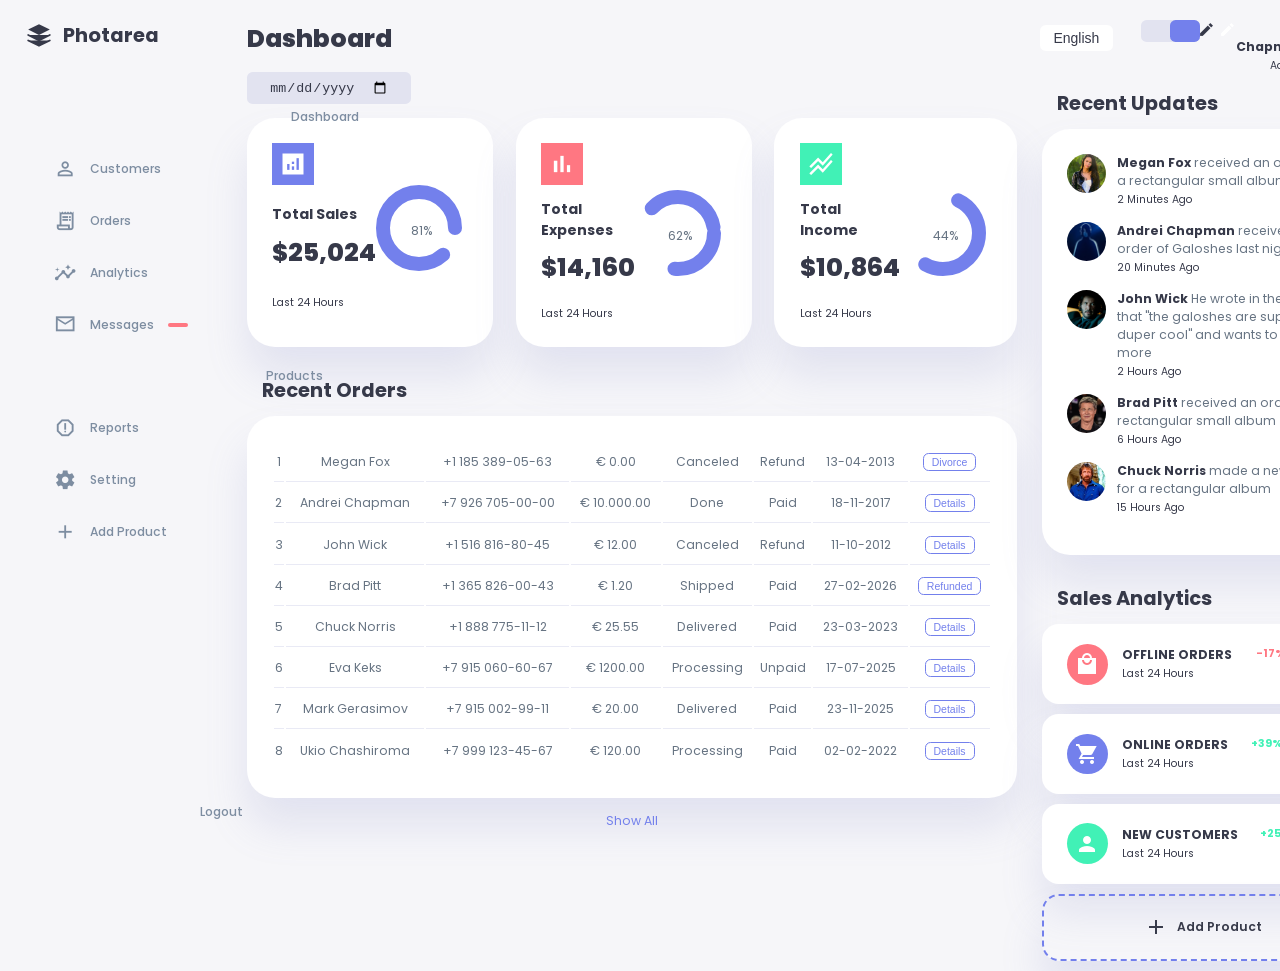
<file: index.html>
<!DOCTYPE html>
<html lang="en">
<head>
    <meta charset="UTF-8">
    <meta name="viewport" content="width=device-width, initial-scale=1.0">
    <!--Google ICONS-->
    <link href="https://fonts.googleapis.com/icon?family=Material+Icons+Sharp" rel="stylesheet">
    <link rel="stylesheet" href="./css/style.css">

    <title>Admin Panel</title>
</head>
<body>
<div class="container">
    <aside>
        <div class="top">
            <div class="logo">
                <svg viewBox="0 0 24 24" fill="var(--color-dark)" xmlns="http://www.w3.org/2000/svg" aria-hidden="true">
                    <path d="M12 2L2 7L12 12L22 7L12 2Z" fill="var(--color-dark)" />
                    <path d="M2 17L12 22L22 17" stroke="var(--color-dark)" stroke-width="1.6" stroke-linecap="round" stroke-linejoin="round" />
                    <path d="M2 12L12 17L22 12" stroke="var(--color-dark)" stroke-width="1.6" stroke-linecap="round" stroke-linejoin="round" />
                </svg>
                <h2 class="text-muted">Photarea</h2>
            </div>
            <div class="close" id="close-btn">
                <span class="material-icons-sharp">close</span>
            </div>
        </div>


        <div class="sidebar">

            <a href="#" class="active">
                <span class="material-icons-sharp">grid_view</span>
                <h3 data-i18n="dashboard" >Dashboard</h3>
            </a>

            <a href="./html/customers.html">
                <span class="material-icons-sharp">person_outline</span>
                <h3 data-i18n="customers">Customers</h3>
            </a>

            <a href="./html/orders.html">
                <span class="material-icons-sharp">receipt_long</span>
                <h3 data-i18n="orders">Orders</h3>
            </a>

            <a href="./html/analytics.html">
                <span class="material-icons-sharp">insights</span>
                <h3 data-i18n="analytics">Analytics</h3>
            </a>

            <a href="./html/messages.html">
                <span class="material-icons-sharp">mail_outline</span>
                <h3 data-i18n="messages">Messages</h3>
                <span class="message-count"></span>
            </a>

            <a href="./html/products.html">
                <span class="material-icons-sharp">inventory</span>
                <h3 data-i18n="products">Products</h3>
            </a>

            <a href="./html/reports.html">
                <span class="material-icons-sharp">report_gmailerrorred</span>
                <h3 data-i18n="reports">Reports</h3>
            </a>

            <a href="./html/setting.html">
                <span class="material-icons-sharp">settings</span>
                <h3 data-i18n="settings">Setting</h3>
            </a>

            <a href="./html/add_produkt.html">
                <span class="material-icons-sharp">add</span>
                <h3 data-i18n="add_product">Add Product</h3>
            </a>

            <a href="./html/profile.html">
                <span class="material-icons-sharp">logout</span>
                <h3 data-i18n="logout">Logout</h3>
            </a>
        </div>
    </aside>

    <!-- MAIN SECTION-->
    <main>
        <h1 data-i18n="dashboard">Dashboard</h1>
        <div class="date">
            <input type="date">
        </div>

        <div class="insights">


            <div class="sales">
                <span class="material-icons-sharp">analytics</span>
                <div class="middle">
                    <div class="left">
                        <h3 data-i18n="total_sales">Total Sales</h3>
                        <h1>$25,024</h1>
                    </div>
                    <div class="progress">
                        <svg>
                            <circle cx='38' cy='38' r='36'></circle>
                        </svg>
                        <div class="number">
                           <p>81%</p>
                        </div>
                    </div>
                </div>
                <small class="text-muted" data-i18n="last_24_hours">Last 24 Hours</small>
            </div>
            <!-- END OF SALES -->

            <div class="expenses">
                <span class="material-icons-sharp">bar_chart</span>
                <div class="middle">
                    <div class="left">
                        <h3 data-i18n="total_expenses">Total Expenses</h3>
                        <h1>$14,160</h1>
                    </div>
                    <div class="progress">
                        <svg>
                            <circle cx='38' cy='38' r='36'></circle>
                        </svg>
                        <div class="number">
                           <p>62%</p>
                        </div>
                    </div>
                </div>
                <small class="text-muted" data-i18n="last_24_hours">Last 24 Hours</small>
            </div>
            <!-- END OF EXPENSES -->
            <div class="income">
                <span class="material-icons-sharp">stacked_line_chart</span>
                <div class="middle">
                    <div class="left">
                        <h3 data-i18n="total_income">Total Income</h3>
                        <h1>$10,864</h1>
                    </div>
                    <div class="progress">
                        <svg>
                            <circle cx='38' cy='38' r='36'></circle>
                        </svg>
                        <div class="number">
                           <p>44%</p>
                        </div>
                    </div>
                </div>
                <small class="text-muted" data-i18n="last_24_hours">Last 24 Hours</small>
            </div>
            <!-- END OF INCOME -->
        </div>

        <!-- END OF INSIGHTS -->

        <div class="recent-orders">
            <h2 data-i18n="recent_orders">Recent Orders</h2>
		    <div class="test-items">
                <table>
				    <tbody id="ordersTable"></tbody>
			    </table>
		    </div>
            <a href="./html/orders.html" data-i18n="show_all">Show All</a>
        </div>
    </main>
    <!--END OF MAIN SECTION -->

    <!-- Modal window -->
     	<div id="orderModal" class="modal" role="dialog" aria-modal="true" aria-labelledby="orderModalTitle">
		<div class="modal-content modal-wide">
			<div class="modal-header">
				<h2 class="modal-title" id="orderModalTitle" data-i18n="order">Order</h2>
				<button class="close-modal" type="button" id="closeOrderModal" aria-label="Close">×</button>
			</div>
			<div class="order-modal-grid">
				<section class="order-card">
					<h3 class="order-card-title" data-i18n="main">Main information</h3>
					<div class="order-fields">
						<div class="order-field-col">
							<div class="kv" id="orderMeta"></div>
						</div>
						<div class="order-field-divider" aria-hidden="true"></div>
						<div class="order-field-coll">
							<div class="field">
								<label class="field-label" for="modalStatus" data-i18n="status">Status</label>
								<select class="field-input" id="modalStatus">
									<option value="new" data-i18n="new">New</option>
									<option value="processing" data-i18n="processing">Processing</option>
									<option value="shipped" data-i18n="shipped">Shipped</option>
									<option value="delivered" data-i18n="delivered">Delivered</option>
									<option value="canceled" data-i18n="canceled">Canceled</option>
									<option value="refunded" data-i18n="refunded">Refunded</option>
								</select>
							</div>
							<div class="field">
								<label class="field-label" for="modalPayment" data-i18n="payment">Payment</label>
								<select class="field-input1" id="modalPayment">
									<option value="paid" data-i18n="paid">Paid</option>
									<option value="unpaid" data-i18n="unpaid">Unpaid</option>
									<option value="refund" data-i18n="refund">Refund</option>
								</select>
							</div>
							<div class="field">
								<label class="field-label" for="modalPages" data-i18n="pages">Pages</label>
								<input class="field-input2" id="modalPages" type="number" min="10" step="4" value="10" />
							</div>
							<div class="field">
								<label class="field-label" for="modalTotal" data-i18n="price">Price</label>
								<input class="field-input1" id="modalTotal" type="text" readonly value="—" />
							</div>
						</div>
					</div>
					<div class="row" style="justify-content: center; margin-top: 2rem;">
						<button class="btn-primary" type="button" id="btnSaveOrder" data-i18n="save">Save</button>
						<button class="btn-secondary" type="button" id="btnCopy" data-i18n="copy_id">Copy ID</button>
						<button class="btn-danger" type="button" id="btnDeleteOrder" data-i18n="delete">Delete</button>
					</div>
				</section>
			</div>
		</div>
	</div>
    <!--Modal window end-->

    <div class="right">
        <div class="top">
            <button id="menu-btn">
                <span class="material-icons-sharp">menu</span>
            </button>
            <div class="language-switcher">
                <select name="" id="languageSelect">
                    <option value="en">English</option>
                    <option value="ru">Russian</option>
                </select>
            </div>
            <div class="theme-toggler">
                <span class="material-icons-sharp active" >light_mode</span>
                <span class="material-icons-sharp">dark_mode</span>
            </div>
            <div class="profile">
                <div class="info">
                    <p>Hey, <b>Chapman</b></p>
                    <small class="text-muted" data-i18n="admin">Admin</small>
                </div>
                <div class="profile-photo">
                    <img src="./img/photo_2026-03-04_16-17-17.jpg" alt="">
                </div>
            </div>
        </div>


        <!--END OF TOP-->

        <div class="recent-updates">
            <h2 data-i18n="recent_updates">Recent Updates</h2>
            <div class="updates">


                <div class="update">
                    <div class="profile-photo">
                        <img src="./img/megan-fox-leather-transformers-reverse-of-the-fallen-22-x-34-vintage-poster-813_535x.jpg.webp" alt="">
                    </div>
                    <div class="message">
                        <p><b>Megan Fox</b> <span data-i18n="received_order">received an order for a rectangular small album</span></p>
                        <small class="text-muted" data-i18n="minutes_ago">2 Minutes Ago</small>
                    </div>
                </div>


                <div class="update">
                    <div class="profile-photo">
                        <img src="./img/photo_2026-03-04_16-19-10.jpg" alt="">
                    </div>
                    <div class="message">
                        <p><b>Andrei Chapman</b> <span data-i18n="received_order1">received his order of Galoshes last night</span></p>
                        <small class="text-muted" data-i18n="minutes_ago1">20 Minutes Ago</small>
                    </div>
                </div>


                <div class="update">
                    <div class="profile-photo">
                        <img src="./img/john-wick-1200-1200.jpg.avif" alt="">
                    </div>
                    <div class="message">
                        <p><b>John Wick</b> <span data-i18n="review_comment">He wrote in the reviews that "the galoshes are super duper cool" and wants to order more</span></p>
                        <small class="text-muted" data-i18n="hours_ago">2 Hours Ago</small>
                    </div>
                </div>


                <div class="update">
                    <div class="profile-photo">
                        <img src="./img/960px-Brad_Pitt-69858.jpeg" alt="">
                    </div>
                    <div class="message">
                        <p><b>Brad Pitt</b> <span data-i18n="received_order2">received an order for a rectangular small album</span></p>
                        <small class="text-muted" data-i18n="hours_ago_6">6 Hours Ago</small>
                    </div>
                </div>


                <div class="update">
                    <div class="profile-photo">
                        <img src="./img/images.jpeg" alt="">
                    </div>
                    <div class="message">
                        <p><b>Chuck Norris</b> <span data-i18n="received_order3">made a new order for a rectangular album</span></p>
                        <small class="text-muted" data-i18n="hours_ago_15">15 Hours Ago</small>
                    </div>
                </div>
            
            
            
            
            </div>
                <!--END OF RECENT UPDATES -->
                <div class="sales-analytics">
                    <h2 data-i18n="sales_analytics">Sales Analytics</h2>
                    <div class="item offline">
                        <div class="icon">
                            <span class="material-icons-sharp">local_mall</span>
                        </div>
                            <div class="right">
                                <div class="info">
                                    <h3 data-i18n="offline_orders">OFFLINE ORDERS</h3>
                                    <small class="text-muted">Last 24 Hours</small>
                                </div>
                                <h5 class="danger">-17%</h5>
                                <h3>1100</h3>
                            </div>
                    </div>
                    <div class="item online">
                        <div class="icon">
                            <span class="material-icons-sharp">shopping_cart</span>
                        </div>
                            <div class="right">
                                <div class="info">
                                    <h3 data-i18n="online_orders">ONLINE ORDERS</h3>
                                    <small class="text-muted" data-i18n="last_24_hours">Last 24 Hours</small>
                                </div>
                                <h5 class="success">+39%</h5>
                                <h3>3849</h3>
                            </div>
                    </div>
                    <div class="item customers">
                        <div class="icon">
                            <span class="material-icons-sharp">person</span>
                        </div>
                        <div class="right">
                            <div class="info">
                                <h3 data-i18n="new_customers">NEW CUSTOMERS</h3>
                                <small class="text-muted" data-i18n="last_24_hours">Last 24 Hours</small>
                            </div>
                                <h5 class="success">+25%</h5>
                                <h3>849</h3>
                            </div>
                        </div>
                        <div class="item add-product">
                            <div>
                                <span class="material-icons-sharp">add</span>
                                <h3 data-i18n="add_product">Add Product</h3>
                            </div>
                        </div>
                    </div>
            </div>
        </div>
    </div>
</div>

<script src="./js/script.js"></script>
<script src="./js/i18n.js"></script>
<script type="module" src="./js/ordersController.js"></script>
</body>
</html>
</file>
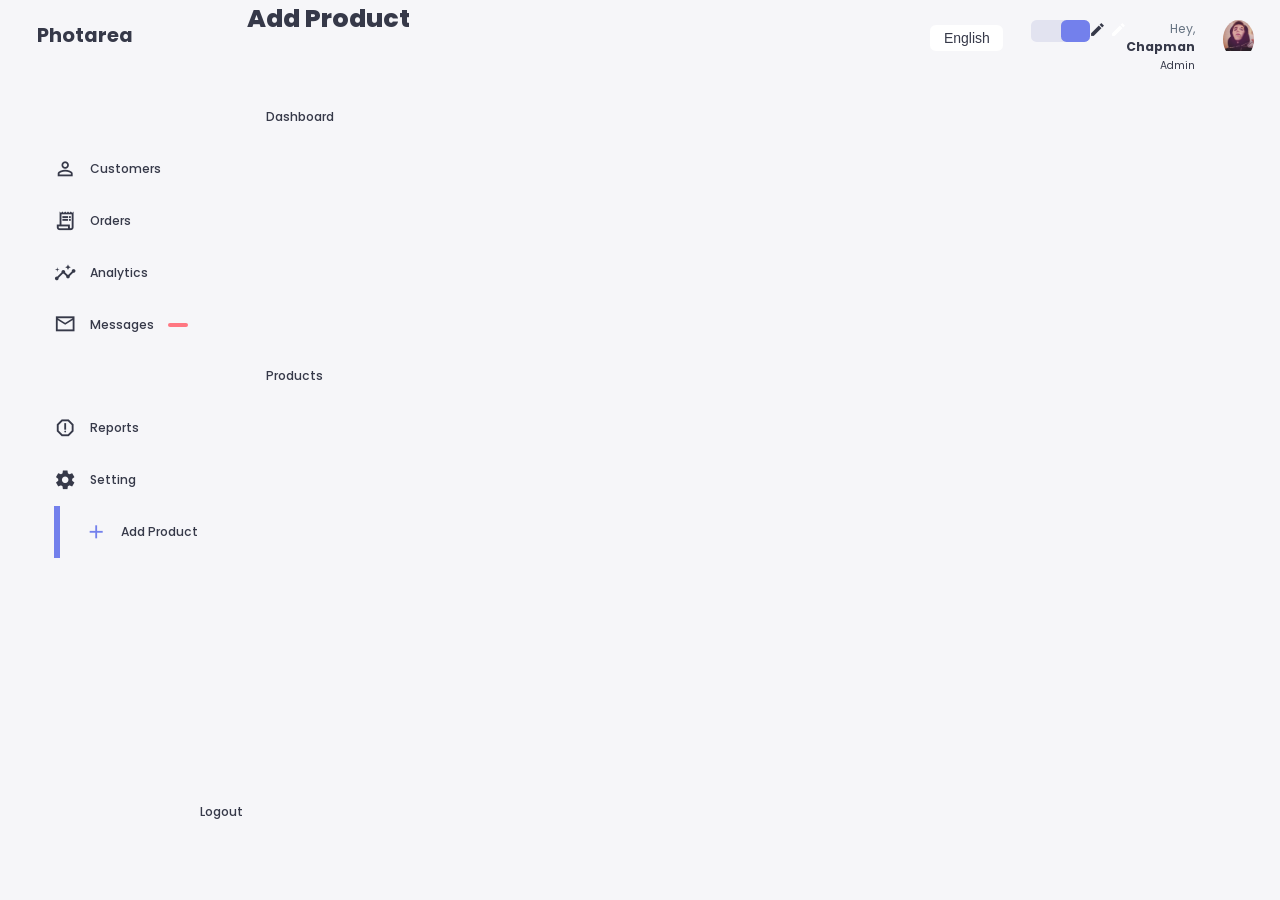
<file: html/add_produkt.html>
<!DOCTYPE html>
<html lang="en">
<head>
    <meta charset="UTF-8">
    <meta name="viewport" content="width=device-width, initial-scale=1.0">
    <link href="https://fonts.googleapis.com/icon?family=Material+Icons+Sharp" rel="stylesheet">
    <link rel="stylesheet" href="https://fonts.googleapis.com/css2?family=Material+Symbols+Outlined:opsz,wght,FILL,GRAD@24,400,0,0&icon_names=orders" />
    <link rel="stylesheet" href="../css/add-product.css">
    <link rel="stylesheet" href="../css/profile-menu.css">
    <title>Add Product</title>
</head>
<body>
    <div class="container">
<aside>
        <div class="top">
            <div class="logo">
                <svg viewBox="0 0 24 24" fill="var(--color-dark)" xmlns="http://www.w3.org/2000/svg" aria-hidden="true">
                    <path d="M12 2L2 7L12 12L22 7L12 2Z" fill="var(--color-dark)" />
                    <path d="M2 17L12 22L22 17" stroke="var(--color-dark)" stroke-width="1.6" stroke-linecap="round" stroke-linejoin="round" />
                    <path d="M2 12L12 17L22 12" stroke="var(--color-dark)" stroke-width="1.6" stroke-linecap="round" stroke-linejoin="round" />
                </svg>
                <h2 class="text-muted">Photarea</h2>
            </div>
            <div class="close" id="close-btn">
                <span class="material-icons-sharp">close</span>
            </div>
        </div>
        <div class="sidebar">
            <a href="/index.html">
                <span class="material-icons-sharp">grid_view</span>
                <h3 data-i18n="dashboard">Dashboard</h3>
            </a>
            <a href="/html/customers.html">
                <span class="material-icons-sharp">person_outline</span>
                <h3 data-i18n="customers">Customers</h3>
            </a>
            <a href="/html/orders.html">
                <span class="material-icons-sharp">receipt_long</span>
                <h3 data-i18n="orders">Orders</h3>
            </a>
            <a href="/html/analytics.html">
                <span class="material-icons-sharp">insights</span>
                <h3 data-i18n="analytics">Analytics</h3>
            </a>
            <a href="/html/messages.html">
                <span class="material-icons-sharp">mail_outline</span>
                <h3 data-i18n="messages">Messages</h3>
				<span class="message-count"></span>
            </a>
            <a href="/html/products.html">
                <span class="material-icons-sharp">inventory</span>
                <h3 data-i18n="products">Products</h3>
                
            </a>
            <a href="/html/reports.html">
                <span class="material-icons-sharp">report_gmailerrorred</span>
                <h3 data-i18n="reports">Reports</h3>
            </a>
            <a href="/html/setting.html">
                <span class="material-icons-sharp">settings</span>
                <h3 data-i18n="settings">Setting</h3>
            </a>
            <a href="/html/add_produkt.html" class="active">
                <span class="material-icons-sharp">add</span>
                <h3 data-i18n="add_product">Add Product</h3>
            </a>
            <a href="/html/profile.html">
                <span class="material-icons-sharp">logout</span>
                <h3 data-i18n="logout">Logout</h3>
            </a>
        </div>
    </aside>
    <main>
        <h1 data-i18n="analytics">Add Product</h1>

        <div class="analytics">
            <div class="analytics-left">
                <div class="orders">
                    <div class="orderscard">

                    </div>

                </div>
            </div>
        </div>


    </main>



    <div class="right">
        <div class="top">
            <button id="menu-btn">
                <span class="material-icons-sharp">menu</span>
            </button>
            <div class="language-switcher">
                <select name="" id="languageSelect">
                    <option value="en">English</option>
                    <option value="ru">Russian</option>
                </select>
            </div>
            <div class="theme-toggler">
                <span class="material-icons-sharp active" >light_mode</span>
                <span class="material-icons-sharp">dark_mode</span>
            </div>
            <div class="profile">
                <div class="info">
                    <p>Hey, <b>Chapman</b></p>
                    <small class="text-muted" data-i18n="admin">Admin</small>
                </div>
                <div class="profile-photo">
                    <img src="../img/photo_2026-03-04_16-17-17.jpg" alt="">
                </div>
            </div>
        </div>


</div>
<script src="../js/script.js"></script>
<script src="../js/i18n.js"></script>
<script src="../js/profileMenu.js"></script>
</body>
</html>
</file>
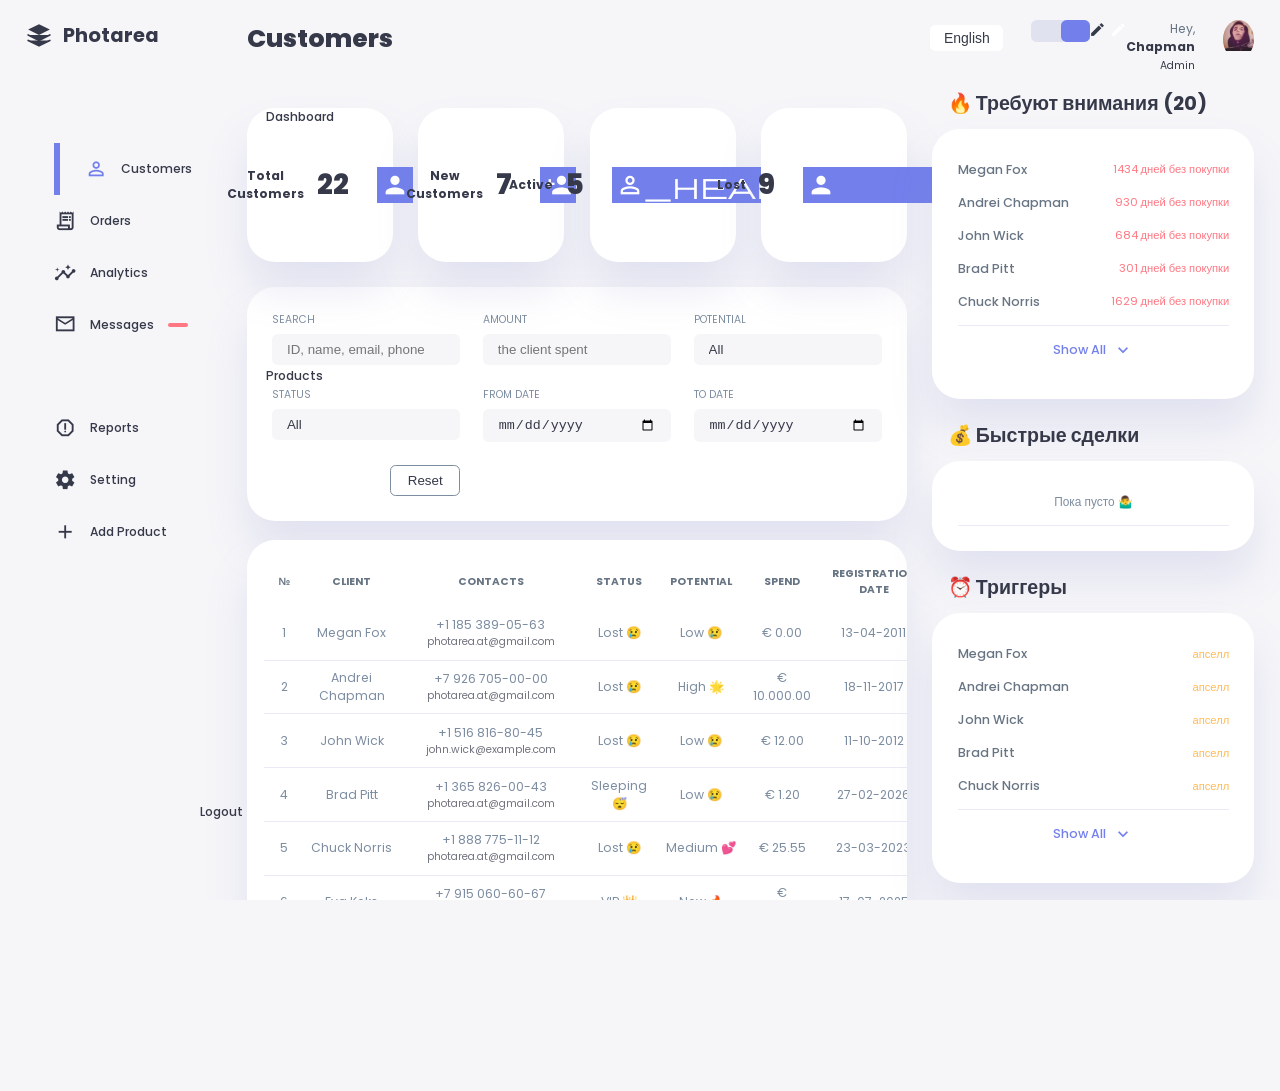
<file: html/customers.html>
<!DOCTYPE html>
<html lang="en">
<head>
    <meta charset="UTF-8">
    <meta name="viewport" content="width=device-width, initial-scale=1.0">
    <link href="https://fonts.googleapis.com/icon?family=Material+Icons+Sharp" rel="stylesheet">
    <link rel="stylesheet" href="https://fonts.googleapis.com/css2?family=Material+Symbols+Outlined:opsz,wght,FILL,GRAD@24,400,0,0&icon_names=orders" />
    <link rel="stylesheet" href="https://fonts.googleapis.com/css2?family=Material+Symbols+Outlined:opsz,wght,FILL,GRAD@20..48,100..700,0..1,-50..200&icon_names=person_heart" />
    <link rel="stylesheet" href="../css/customers.css">
    <link rel="stylesheet" href="../css/profile-menu.css">
    <title>Customers</title>
</head>
<body>
<div class="container">
    <aside>
        <div class="top">
            <div class="logo">
                <svg viewBox="0 0 24 24" fill="var(--color-dark)" xmlns="http://www.w3.org/2000/svg" aria-hidden="true">
                    <path d="M12 2L2 7L12 12L22 7L12 2Z" fill="var(--color-dark)" />
                    <path d="M2 17L12 22L22 17" stroke="var(--color-dark)" stroke-width="1.6" stroke-linecap="round" stroke-linejoin="round" />
                    <path d="M2 12L12 17L22 12" stroke="var(--color-dark)" stroke-width="1.6" stroke-linecap="round" stroke-linejoin="round" />
                </svg>
                <h2 class="text-muted">Photarea</h2>
            </div>
            <div class="close" id="close-btn">
                <span class="material-icons-sharp">close</span>
            </div>
        </div>

        <div class="sidebar">
            <a href="../index.html">
                <span class="material-icons-sharp">grid_view</span>
                <h3 data-i18n="dashboard" >Dashboard</h3>
            </a>

            <a href="./customers.html" class="active">
                <span class="material-icons-sharp">person_outline</span>
                <h3 data-i18n="customers">Customers</h3>
            </a>

            <a href="./orders.html">
                <span class="material-icons-sharp">receipt_long</span>
                <h3 data-i18n="orders">Orders</h3>
            </a>

            <a href="./analytics.html">
                <span class="material-icons-sharp">insights</span>
                <h3 data-i18n="analytics">Analytics</h3>
            </a>

            <a href="./messages.html">
                <span class="material-icons-sharp">mail_outline</span>
                <h3 data-i18n="messages">Messages</h3>
                <span class="message-count"></span>
            </a>

            <a href="./products.html">
                <span class="material-icons-sharp">inventory</span>
                <h3 data-i18n="products">Products</h3>
            </a>

            <a href="./reports.html">
                <span class="material-icons-sharp">report_gmailerrorred</span>
                <h3 data-i18n="reports">Reports</h3>
            </a>

            <a href="./setting.html">
                <span class="material-icons-sharp">settings</span>
                <h3 data-i18n="settings">Setting</h3>
            </a>

            <a href="./add_produkt.html">
                <span class="material-icons-sharp">add</span>
                <h3 data-i18n="add_product">Add Product</h3>
            </a>

            <a href="./profile.html">
                <span class="material-icons-sharp">logout</span>
                <h3 data-i18n="logout">Logout</h3>
            </a>
        </div>
    </aside>

    <!--Main Section-->

    <main>
        <h1 data-i18n="customers">Customers</h1>

        <div class="tracking-cus">
		    <div class="summary-grid">
				<div class="start-card icon-right">
					<div class="start-text">
                        <h3 class="stat-label" data-i18n="total_customers">Total Customers</h3> 
						<h1 id="statTotal">0</h1>
					</div>
                    <span class="material-icons-sharp">person</span>
				</div>

				<div class="start-card icon-right">
					<div class="start-text">
						<h3 class="stat-label" data-i18n="new_customers">New Customers</h3>
						<h1 id="statNew">0</h1>
					</div>
                    <span class="material-icons-sharp">person_add</span>
				</div>

				<div class="start-card icon-right">
					<div class="start-text">
						<h3 class="stat-label" data-i18n="active_customers">Active</h3>
						<h1 id="statProcessing">0</h1>
					</div>
                    <span class="material-symbols-outlined">person_heart</span>
				</div>

				<div class="start-card icon-right">
					<div class="start-text">
						<h3 class="stat-label" data-i18n="lost_customers">Lost</h3>
						<h1 id="statDelivered">0</h1>
					</div>
                    <span class="material-icons-sharp">person_off</span>
				</div>
            </div>


		    <section class="filters">
			    <div class="field">
				    <label class="field-label" for="q" data-i18n="search">Search</label>
				    <input class="field-input" id="q" type="search" placeholder="ID, name, email, phone" autocomplete="off" />
			    </div>
                <div class="field">
                    <label class="field-label" for="amount" data-i18n="amount">Amount</label>
                    <input class="field-input" id="amount" type="search" placeholder="the client spent" autocomplete="off" />
                </div>
			    <div class="field">
				    <label class="field-label" for="potential" data-i18n="potential">Potential</label>
				    <select class="field-input" id="potential">
					    <option value="all" data-i18n="all" style="font-size: .1rem">All</option>
					    <option value="new" data-i18n="new1">New🔥</option>
					    <option value="high" data-i18n="high">High🌟</option>
					    <option value="medium" data-i18n="medium">Medium💕</option>
					    <option value="low" data-i18n="low">Low😢</option>
				    </select>
			    </div>
			    <div class="field">
				    <label class="field-label" for="status" data-i18n="status">Status</label>
				    <select class="field-input" id="status">
					    <option value="" data-i18n="all">All</option>
					    <option value="active" data-i18n="active_customer">Active Customers</option>
					    <option value="lost" data-i18n="lost_customer">Lost Customers</option>
                        <option value="vip" data-i18n="vip">VIP Customers</option>
                        <option value="sleeping" data-i18n="sleeping">Sleeping Customers </option>
				    </select>
			    </div>
			    <div class="field">
				    <label class="field-label" for="dateFrom" data-i18n="from_date">From Date</label>
				    <input class="field-input" id="dateFrom" type="date" />
			    </div>
			    <div class="field">
				    <label class="field-label" for="dateTo" data-i18n="to_date">To Date</label>
				    <input class="field-input" id="dateTo" type="date" />
			    </div>
			    <div class="field field-actions">
				    <label class="field-label" aria-hidden="true">&nbsp;</label>
				    <button class="btn-ghost" type="button" id="btnReset" data-i18n="reset">Reset</button>

			    </div>
		    </section>

            <div class="table-wrap">
			    <table class="customers-table">
				    <thead>
					    <tr>
						    <th data-i18n="number">№</th>
						    <th data-i18n="client">Client</th>
						    <th data-i18n="contacts">Contacts</th>
                            <th data-i18n="status">Status</th>
                            <th data-i18n="potential">Potential</th>
						    <th data-i18n="spend">Spend</th>
						    <th data-i18n="reg_date">Registration Date</th>
                            <th data-i18n="last_order">Last Order</th>
						    <th data-i18n="actions">Actions</th>
					    </tr>
				    </thead>
				    <tbody id="customers-table"></tbody>
			    </table>
            </div>
            <div class="test-items-pagination" style="display: none;">
                <button class="page-btn" type="button" data-action="prev" data-i18n="prev">Prev</button>
                <div class="page-list" aria-label="Pages"></div>
                <button class="page-btn" type="button" data-action="next" data-i18n="next">Next</button>
            </div>
        </div>
    </main>

    <!-- Модальное окно -->

	<div id="orderModal" class="modal" role="dialog" aria-modal="true" aria-labelledby="orderModalTitle">
		<div class="modal-content modal-wide">
			<div class="modal-header" style="display: flex; align-items: center; justify-content: center; gap: 1rem; position: relative;">
                <div class="profile-photo">
                    <img id="modalAvatar" src="../img/john-wick-1200-1200.jpg.avif" alt="Profile">
                </div>
				<h2 class="modal-title" id="orderModalTitle" data-i18n="order" style="margin: 0;">Order</h2>
				<button class="close-modal" type="button" id="closeOrderModal" aria-label="Close" style="position: absolute; top: -1.5rem; right: -1rem; transform: none;">×</button>
			</div>
			<div class="order-modal-grid">
				<section class="order-card">
					<h3 class="order-card-title" data-i18n="main">Main information</h3>
					<div class="order-fields">
						<div class="order-field-col">
							<div class="kv" id="orderMeta"></div>
						</div>
						<div class="order-field-divider" aria-hidden="true"></div>
						<div class="order-field-coll" style="display: flex; flex-direction: column; gap: 0.6rem; justify-content: center; min-width: 130px; margin-left: 0;">
							<button class="btn-primary" style="display: flex; align-items: center; justify-content: center; gap: 0.4rem; padding: 0.4rem 0.8rem; font-size: 0.9rem; width: 100%; border-radius: var(--border-radius-1); cursor: pointer;" type="button">
                                <span>➕</span> Новый заказ
                            </button>
                            <a href="messages.html" class="btn-secondary" style="display: flex; align-items: center; justify-content: center; gap: 0.4rem; padding: 0.4rem 0.8rem; font-size: 0.9rem; width: 100%; border-radius: var(--border-radius-1); text-decoration: none; color: var(--color-dark); border: 1px solid var(--color-info-dark);">
                                <span>💬</span> Написать
                            </a>
						</div>
					</div>
					<div class="row" style="justify-content: center; margin-top: 2rem; display: flex; gap: 1rem;">
						<button class="btn-primary" type="button" id="btnSaveOrder" data-i18n="save">Save</button>
						<button class="btn-secondary" type="button" id="btnCopy" data-i18n="copy_id">Copy ID</button>
						<button class="btn-danger" type="button" id="btnDeleteOrder" data-i18n="delete">Delete</button>
					</div>
				</section>
			</div>
		</div>
	</div>

    <!-- Модальное окно -->




    <div class="right">
        <div class="top">
            <button id="menu-btn">
                <span class="material-icons-sharp">menu</span>
            </button>
            <div class="language-switcher">
                <select name="" id="languageSelect">
                    <option value="en">English</option>
                    <option value="ru">Russian</option>
                </select>
            </div>
            <div class="theme-toggler">
                <span class="material-icons-sharp active" >light_mode</span>
                <span class="material-icons-sharp">dark_mode</span>
            </div>
            <div class="profile">
                <div class="info">
                    <p>Hey, <b>Chapman</b></p>
                    <small class="text-muted" data-i18n="admin">Admin</small>
                </div>
                <div class="profile-photo">
                    <img src="../img/photo_2026-03-04_16-17-17.jpg" alt="">
                </div>
            </div>
        </div>
    


<!-- Блок 1: Требуют внимания -->
                <div class="orders-country">
                        <h2 id="attentionTitle">🔥 <span data-i18n="attention_req">Требуют внимания</span> (0)</h2>
                        <div class="update">
                                <div class="orders-chart orders-chart-expandable">
                                        <div id="attentionList" class="orders-list-preview"></div>
                                        
                                        <div id="attentionListContentModal" class="countries-expanded">
                                                <div id="attentionListContent" class="countries-list"></div>
                                        </div>
                                        
                                        <div class="expand-collapse-buttons">
                                                <button class="expand-btn" aria-label="Show all">
                                                        <span data-i18n="show_all">Show All</span>
                                                        <span class="material-icons-sharp">expand_more</span>
                                                </button>
                                                <button class="collapse-btn" aria-label="Collapse" style="display: none;">
                                                        <span data-i18n="show_less">Show Less</span>
                                                        <span class="material-icons-sharp">expand_less</span>
                                                </button>
                                        </div>
                                </div>
                        </div>
                </div>

                <!-- Блок 2: Быстрые деньги -->
                <div class="orders-country" style="margin-top: 1.5rem;">
                        <h2>💰 <span data-i18n="quick_deals">Быстрые сделки</span></h2>
                        <div class="update">
                                <div class="orders-chart orders-chart-expandable">
                                        <div id="quickMoneyList" class="orders-list-preview"></div>
                                        
                                        <div id="quickMoneyListContentModal" class="countries-expanded">
                                                <div id="quickMoneyListContent" class="countries-list"></div>
                                        </div>
                                        
                                        <div class="expand-collapse-buttons">
                                                <button class="expand-btn" aria-label="Show all">
                                                        <span data-i18n="show_all">Show All</span>
                                                        <span class="material-icons-sharp">expand_more</span>
                                                </button>
                                                <button class="collapse-btn" aria-label="Collapse" style="display: none;">
                                                        <span data-i18n="show_less">Show Less</span>
                                                        <span class="material-icons-sharp">expand_less</span>
                                                </button>
                                        </div>
                                </div>
                        </div>
                </div>

                <!-- Блок 3: Автоматические триггеры -->
                <div class="orders-country" style="margin-top: 1.5rem;">
                        <h2>⏰ <span data-i18n="triggers">Триггеры</span></h2>
                        <div class="update">
                                <div class="orders-chart orders-chart-expandable">
                                        <div id="triggersList" class="orders-list-preview"></div>
                                        
                                        <div id="triggersListContentModal" class="countries-expanded">
                                                <div id="triggersListContent" class="countries-list"></div>
                                        </div>
                                        
                                        <div class="expand-collapse-buttons">
                                                <button class="expand-btn" aria-label="Show all">
                                                        <span data-i18n="show_all">Show All</span>
                                                        <span class="material-icons-sharp">expand_more</span>
                                                </button>
                                                <button class="collapse-btn" aria-label="Collapse" style="display: none;">
                                                        <span data-i18n="show_less">Show Less</span>
                                                        <span class="material-icons-sharp">expand_less</span>
                                                </button>
                                        </div>
                                </div>
                        </div>
                </div>
                
                <!-- Дополнительная секция "Прогноз дохода" -->
                <div class="update" style="margin-top: 1rem; padding-top: 1rem;">
                        <p style="text-align: center; width: 100%; font-size: 0.9rem; color: var(--color-dark-variant);">
                                <span data-i18n="potential_today">💸 Потенциал сегодня:</span> <b id="quickMoneyTotal" style="color: var(--color-primary); font-size: 1.1rem; margin-left: 0.5rem;">€0.00</b>
                        </p>
		</div>





    </div>
</div>
<script type="module" src="../js/customersController.js"></script>
<script type="module" src="../js/customers.js"></script>
<script src="../js/script.js"></script>
<script src="../js/i18n.js"></script>
<script src="../js/profileMenu.js"></script>
</body>
</html>
</file>
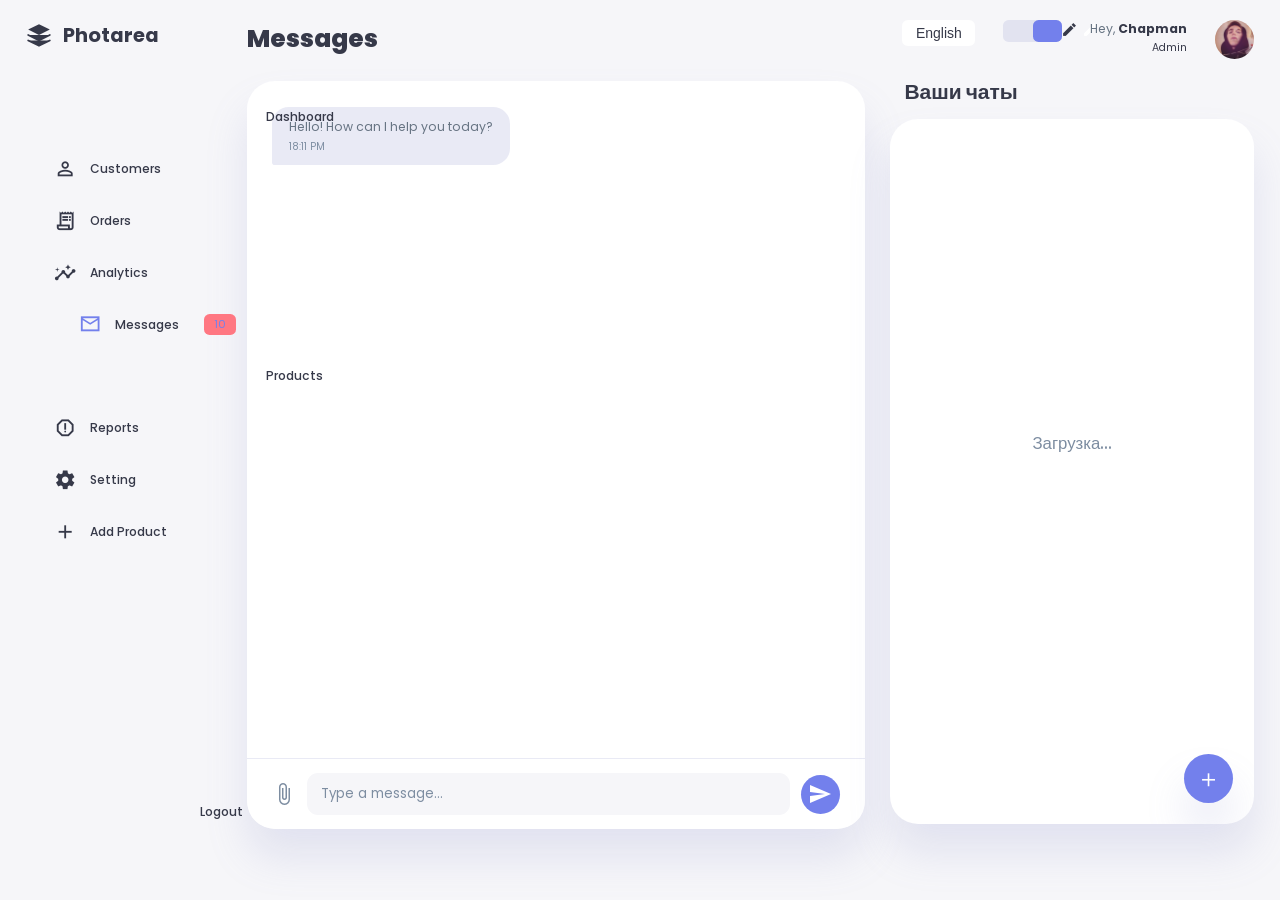
<file: html/messages.html>
<!DOCTYPE html>
<html lang="en">
<head>
    <meta charset="UTF-8">
    <meta name="viewport" content="width=device-width, initial-scale=1.0">
    <link href="https://fonts.googleapis.com/icon?family=Material+Icons+Sharp" rel="stylesheet">
    <link rel="stylesheet" href="https://fonts.googleapis.com/css2?family=Material+Symbols+Outlined:opsz,wght,FILL,GRAD@24,400,0,0&icon_names=orders" />
    <link rel="stylesheet" href="../css/messages.css">
    <link rel="stylesheet" href="../css/profile-menu.css">
    <title>Messages</title>
</head>
<body>
<div class="container">
    <aside>
        <div class="top">
            <div class="logo">
                <svg viewBox="0 0 24 24" fill="var(--color-dark)" xmlns="http://www.w3.org/2000/svg" aria-hidden="true">
                    <path d="M12 2L2 7L12 12L22 7L12 2Z" fill="var(--color-dark)" />
                    <path d="M2 17L12 22L22 17" stroke="var(--color-dark)" stroke-width="1.6" stroke-linecap="round" stroke-linejoin="round" />
                    <path d="M2 12L12 17L22 12" stroke="var(--color-dark)" stroke-width="1.6" stroke-linecap="round" stroke-linejoin="round" />
                </svg>
                <h2 class="text-muted">Photarea</h2>
            </div>

            <div class="close" id="close-btn">
                <span class="material-icons-sharp">close</span>
            </div>
        </div>


        <div class="sidebar">

            <a href="/index.html">
                <span class="material-icons-sharp">grid_view</span>
                <h3 data-i18n="dashboard">Dashboard</h3>
            </a>

            <a href="/html/customers.html">
                <span class="material-icons-sharp">person_outline</span>
                <h3 data-i18n="customers">Customers</h3>
            </a>

            <a href="/html/orders.html">
                <span class="material-icons-sharp">receipt_long</span>
                <h3 data-i18n="orders">Orders</h3>
            </a>

            <a href="/html/analytics.html">
                <span class="material-icons-sharp">insights</span>
                <h3 data-i18n="analytics">Analytics</h3>
            </a>

            <a href="/html/messages.html" class="active">
                <span class="material-icons-sharp">mail_outline</span>
                <h3 data-i18n="messages">Messages</h3>
				<span class="message-count" id="messages">10</span>
            </a>

            <a href="/html/products.html">
                <span class="material-icons-sharp">inventory</span>
                <h3 data-i18n="products">Products</h3>
                
            </a>

            <a href="/html/reports.html">
                <span class="material-icons-sharp">report_gmailerrorred</span>
                <h3 data-i18n="reports">Reports</h3>
            </a>

            <a href="/html/setting.html">
                <span class="material-icons-sharp">settings</span>
                <h3 data-i18n="settings">Setting</h3>
            </a>

            <a href="/html/add_produkt.html">
                <span class="material-icons-sharp">add</span>
                <h3 data-i18n="add_product">Add Product</h3>
            </a>

            <a href="/html/profile.html">
                <span class="material-icons-sharp">logout</span>
                <h3 data-i18n="logout">Logout</h3>
            </a>
        </div>
    </aside>

    <!--Main Section-->
    <main>
        <h1 data-i18n="messages">Messages</h1>

        <div class="chat">


            <div class="chat-wrapper">
                <div class="chat-messages" id="chatMessages">
                    <div class="message incoming">
                        <div class="message-content">
                            <p>Hello! How can I help you today?</p>
                            <span class="time1">18:11 PM</span>
                        </div>
                    </div>
                </div>
                <div class="chat-input-area">
                    <button class="attach-btn" id="attachBtn" title="Attach file">
                        <span class="material-icons-sharp">attach_file</span>
                    </button>
                    <input type="file" id="fileInput" style="display: none;">
                    <input type="text" id="messageInput" placeholder="Type a message..." data-i18n-placeholder="type_message">
                    <button class="send-btn" id="sendBtn" title="Send">
                        <span class="material-icons-sharp">send</span>
                    </button>
                </div>
            </div>





        </div>
    </main>

    <div class="right">
        <div class="top">
            <button id="menu-btn">
                <span class="material-icons-sharp">menu</span>
            </button>
            <div class="language-switcher">
                <select name="" id="languageSelect">
                    <option value="en">English</option>
                    <option value="ru">Russian</option>
                </select>
            </div>
            <div class="theme-toggler">
                <span class="material-icons-sharp active" >light_mode</span>
                <span class="material-icons-sharp">dark_mode</span>
            </div>
            <div class="profile">
                <div class="info">
                    <p>Hey, <b>Chapman</b></p>
                    <small class="text-muted" data-i18n="admin">Admin</small>
                </div>
                <div class="profile-photo">
                    <img src="../img/photo_2026-03-04_16-17-17.jpg" alt="">
                </div>
            </div>
        </div>

        <div class="sidebar chat-sidebar">
            <h2 data-i18n="your_chats" class="sidebar-title">Ваши чаты</h2>
            <div class="chat-sidebar-card">
                <div class="thread-list" id="threadList">
                    <h2 class="loading-text" data-i18n="loading">Загрузка...</h2>
                </div>
                <div class="sidebar-footer">
                    <button class="new-chat-btn-circle" id="openNewChatBtn" title="Новый чат">＋</button>
                </div>
            </div>
        </div>


    </div>

<script src="../js/messages.js"></script>
<script src="../js/script.js"></script>
<script src="../js/i18n.js"></script>
<script src="../js/profileMenu.js"></script>
</div>
</body>
</html>
</file>
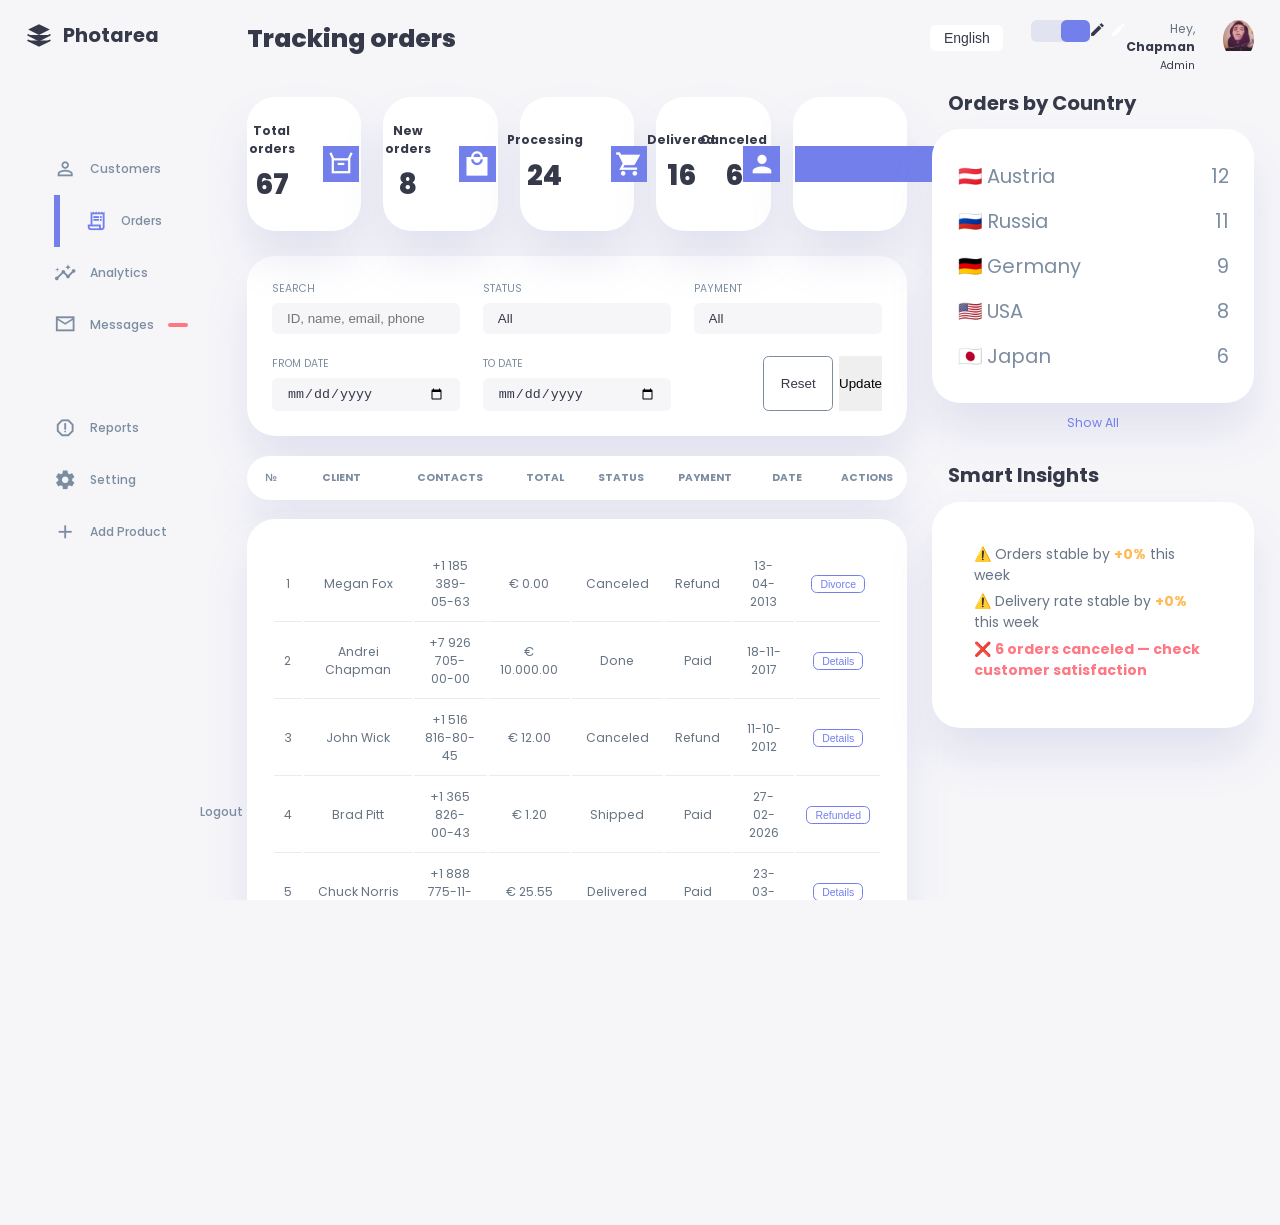
<file: html/orders.html>
<!DOCTYPE html>
<html lang="en">
<head>
    <meta charset="UTF-8">
    <meta name="viewport" content="width=device-width, initial-scale=1.0">
    <link href="https://fonts.googleapis.com/icon?family=Material+Icons+Sharp" rel="stylesheet">
    <link rel="stylesheet" href="https://fonts.googleapis.com/css2?family=Material+Symbols+Outlined:opsz,wght,FILL,GRAD@24,400,0,0&icon_names=orders" />
    <link rel="stylesheet" href="../css/orders.css">

    <title>Orders</title>
</head>
<body>    
<div class="container">
    <aside>
        <div class="top">
            <div class="logo">
                <svg viewBox="0 0 24 24" fill="var(--color-dark)" xmlns="http://www.w3.org/2000/svg" aria-hidden="true">
                    <path d="M12 2L2 7L12 12L22 7L12 2Z" fill="var(--color-dark)" />
                    <path d="M2 17L12 22L22 17" stroke="var(--color-dark)" stroke-width="1.6" stroke-linecap="round" stroke-linejoin="round" />
                    <path d="M2 12L12 17L22 12" stroke="var(--color-dark)" stroke-width="1.6" stroke-linecap="round" stroke-linejoin="round" />
                </svg>
                <h2 class="text-muted">Photarea</h2>
            </div>

            <div class="close" id="close-btn">
                <span class="material-icons-sharp">close</span>
            </div>
        </div>


        <div class="sidebar">
            <a href="../index.html">
                <span class="material-icons-sharp">grid_view</span>
                <h3 data-i18n="dashboard" >Dashboard</h3>
            </a>

            <a href="./customers.html">
                <span class="material-icons-sharp">person_outline</span>
                <h3 data-i18n="customers">Customers</h3>
            </a>

            <a href="./orders.html" class="active">
                <span class="material-icons-sharp">receipt_long</span>
                <h3 data-i18n="orders">Orders</h3>
            </a>

            <a href="./analytics.html">
                <span class="material-icons-sharp">insights</span>
                <h3 data-i18n="analytics">Analytics</h3>
            </a>

            <a href="./messages.html">
                <span class="material-icons-sharp">mail_outline</span>
                <h3 data-i18n="messages">Messages</h3>
                <span class="message-count"></span>
            </a>

            <a href="./products.html">
                <span class="material-icons-sharp">inventory</span>
                <h3 data-i18n="products">Products</h3>
            </a>

            <a href="./reports.html">
                <span class="material-icons-sharp">report_gmailerrorred</span>
                <h3 data-i18n="reports">Reports</h3>
            </a>

            <a href="./setting.html">
                <span class="material-icons-sharp">settings</span>
                <h3 data-i18n="settings">Setting</h3>
            </a>

            <a href="./add_produkt.html">
                <span class="material-icons-sharp">add</span>
                <h3 data-i18n="add_product">Add Product</h3>
            </a>

            <a href="./profile.html">
                <span class="material-icons-sharp">logout</span>
                <h3 data-i18n="logout">Logout</h3>
            </a>
        </div>
    </aside>

    <!--Main Section-->

    <main>
        <h1 data-i18n="tracking_orders">Tracking orders</h1>


        <div class="tracking-orders">

		    <div class="summary-grid">
				<div class="start-card icon-right">
					<div class="start-text">
						<h3 class="stat-label" data-i18n="total">Total orders</h3> 
						<h1 id="statTotal">0</h1>
					</div>
                    <span class="material-symbols-outlined">orders</span>
				</div>

				<div class="start-card icon-right">
					<div class="start-text">
						<h3 class="stat-label" data-i18n="new">New orders</h3>
						<h1 id="statNew">0</h1>
					</div>
                    <span class="material-icons-sharp">local_mall</span>
				</div>

				<div class="start-card icon-right">
					<div class="start-text">
						<h3 class="stat-label" data-i18n="processing">Processing</h3>
						<h1 id="statProcessing">0</h1>
					</div>
                    <span class="material-icons-sharp">shopping_cart</span>
				</div>

				<div class="start-card icon-right">
					<div class="start-text">
						<h3 class="stat-label" data-i18n="delivered">Delivered</h3>
						<h1 id="statDelivered">0</h1>
					</div>
                    <span class="material-icons-sharp">person</span>
				</div>
				
				<div class="start-card icon-right">
					<div class="start-text">
						<h3 class="stat-label" data-i18n="canceled">Canceled</h3>
						<h1 id="statCanceled">0</h1>
					</div>
                    <span class="material-icons-sharp" >light_mode</span>
				</div>
		</div>

		<section class="filters">
			<div class="field">
				<label class="field-label" for="q" data-i18n="search">Search</label>
				<input class="field-input" id="q" type="search" placeholder="ID, name, email, phone" autocomplete="off" />
			</div>
			<div class="field">
				<label class="field-label" for="status" data-i18n="status">Status</label>
				<select class="field-input" id="status">
					<option value="" data-i18n="all">All</option>
					<option value="unconfirmed" data-i18n="unconfirmed">Unconfirmed</option>
					<option value="new" data-i18n="new">New</option>
					<option value="processing" data-i18n="processing">Processing</option>
					<option value="shipped" data-i18n="shipped">Shipped</option>
					<option value="delivered" data-i18n="delivered">Delivered</option>
					<option value="canceled" data-i18n="canceled">Canceled</option>
					<option value="refunded" data-i18n="refunded">Refunded</option>
				</select>
			</div>
			<div class="field">
				<label class="field-label" for="payment" data-i18n="payment">Payment</label>
				<select class="field-input" id="payment">
					<option value="" data-i18n="all">All</option>
					<option value="paid" data-i18n="paid">Paid</option>
					<option value="unpaid" data-i18n="unpaid">Unpaid</option>
					<option value="refund" data-i18n="refund">Refund</option>
				</select>
			</div>
			<div class="field">
				<label class="field-label" for="dateFrom" data-i18n="from_date">From Date</label>
				<input class="field-input" id="dateFrom" type="date" />
			</div>
			<div class="field">
				<label class="field-label" for="dateTo" data-i18n="to_date">To Date</label>
				<input class="field-input" id="dateTo" type="date" />
			</div>
			<div class="field field-actions">
				<label class="field-label" aria-hidden="true">&nbsp;</label>
				<button class="btn-ghost" type="button" id="btnReset" data-i18n="reset">Reset</button>
				<button class="btn-ghost1" type="button" id="btnApply" data-i18n="update">Update</button>
			</div>
		</section>

		<div class="table-wrap" aria-label="Order List">
			<table class="products-table orders-table">
				<thead>
					<tr>
						<th data-i18n="number" style="width: 8%">№</th>
						<th data-i18n="client" style="width: 16%">Client</th>
						<th data-i18n="contacts" style="width: 21%">Contacts</th>
						<th data-i18n="total" style="width: 9.3%">Total</th>
						<th data-i18n="status" style="width: 14%">Status</th>
						<th data-i18n="payment" style="width: 6%">Payment</th>
						<th data-i18n="date" style="width: 14%">Date</th>
						<th data-i18n="actions">Actions</th>
					</tr>
				</thead>
				<tbody id="ordersTbody"></tbody>
			</table>
			
		</div>


		<!-- Test Items! You have to delete this section before going live! -->
		<div class="test-items">
			<table>
				<tbody id="ordersTable"></tbody>
			</table>
			<p class="hint hint-empty" id="emptyHint" style="display: none" data-i18n="nothing_found">Nothing found for the current filters.</p>
		</div>
		<div class="test-items-pagination">
			<button class="page-btn" type="button" data-action="prev" data-i18n="prev">Prev</button>
			<div class="page-list" aria-label="Pages"></div>
			<button class="page-btn" type="button" data-action="next" data-i18n="next">Next</button>
		</div>

		<!-- Test Items! You have to delete this section before going live! -->
	</main>

	<div id="orderModal" class="modal" role="dialog" aria-modal="true" aria-labelledby="orderModalTitle">
		<div class="modal-content modal-wide">
			<div class="modal-header">
				<h2 class="modal-title" id="orderModalTitle" data-i18n="order">Order</h2>
				<button class="close-modal" type="button" id="closeOrderModal" aria-label="Close">×</button>
			</div>
			<div class="order-modal-grid">
				<section class="order-card">
					<h3 class="order-card-title" data-i18n="main">Main information</h3>
					<div class="order-fields">
						<div class="order-field-col">
							<div class="kv" id="orderMeta"></div>
						</div>
						<div class="order-field-divider" aria-hidden="true"></div>
						<div class="order-field-coll">
							<div class="field">
								<label class="field-label" for="modalStatus" data-i18n="status">Status</label>
								<select class="field-input" id="modalStatus">
									<option value="new" data-i18n="new">New</option>
									<option value="processing" data-i18n="processing">Processing</option>
									<option value="shipped" data-i18n="shipped">Shipped</option>
									<option value="delivered" data-i18n="delivered">Delivered</option>
									<option value="canceled" data-i18n="canceled">Canceled</option>
									<option value="refunded" data-i18n="refunded">Refunded</option>
								</select>
							</div>
							<div class="field">
								<label class="field-label" for="modalPayment" data-i18n="payment">Payment</label>
								<select class="field-input1" id="modalPayment">
									<option value="paid" data-i18n="paid">Paid</option>
									<option value="unpaid" data-i18n="unpaid">Unpaid</option>
									<option value="refund" data-i18n="refund">Refund</option>
								</select>
							</div>
							<div class="field">
								<label class="field-label" for="modalPages" data-i18n="pages">Pages</label>
								<input class="field-input2" id="modalPages" type="number" min="10" step="4" value="10" />
							</div>
							<div class="field">
								<label class="field-label" for="modalTotal" data-i18n="price">Price</label>
								<input class="field-input1" id="modalTotal" type="text" readonly value="—" />
							</div>
						</div>
					</div>
					<div class="row" style="justify-content: center; margin-top: 2rem;">
						<button class="btn-primary" type="button" id="btnSaveOrder" data-i18n="save">Save</button>
						<button class="btn-secondary" type="button" id="btnCopy" data-i18n="copy_id">Copy ID</button>
						<button class="btn-danger" type="button" id="btnDeleteOrder" data-i18n="delete">Delete</button>
					</div>
				</section>
			</div>
		</div>
	</div>

    <div class="right">
        <div class="top">
            <button id="menu-btn">
                <span class="material-icons-sharp">menu</span>
            </button>
            <div class="language-switcher">
                <select name="" id="languageSelect">
                    <option value="en">English</option>
                    <option value="ru">Russian</option>
                </select>
            </div>
            <div class="theme-toggler">
                <span class="material-icons-sharp active" >light_mode</span>
                <span class="material-icons-sharp">dark_mode</span>
            </div>
            <div class="profile">
                <div class="info">
                    <p>Hey, <b>Chapman</b></p>
                    <small class="text-muted" data-i18n="admin">Admin</small>
                </div>
                <div class="profile-photo">
                    <img src="../img/photo_2026-03-04_16-17-17.jpg" alt="">
                </div>
            </div>
        </div>


		<div class="orders-country">
			<h2 data-i18n="orders_country">Orders by Country</h2>

			<div class="update">
				<div class="orders-chart">
					<div id="ordersByCountry"></div>
				</div>
			</div>
			<a href="./analytics.html" data-i18n="show_all">Show All</a>
		</div>


		<div class="ai-like-insights">
			<h2 data-i18n="smart_insights">Smart Insights</h2>

			<div id="aiHints">
				<div class="ai-like">
					<ul id="aiInsights"></ul>
				</div>
			</div>
		</div>

		<div class="profile-modal-window">

		</div>






	</div>	
	


</div>
<script src="../js/script.js"></script>
<script src="../js/i18n.js"></script>
<script type="module" src="../js/ordersController.js"></script>
</body>
</html>
</file>
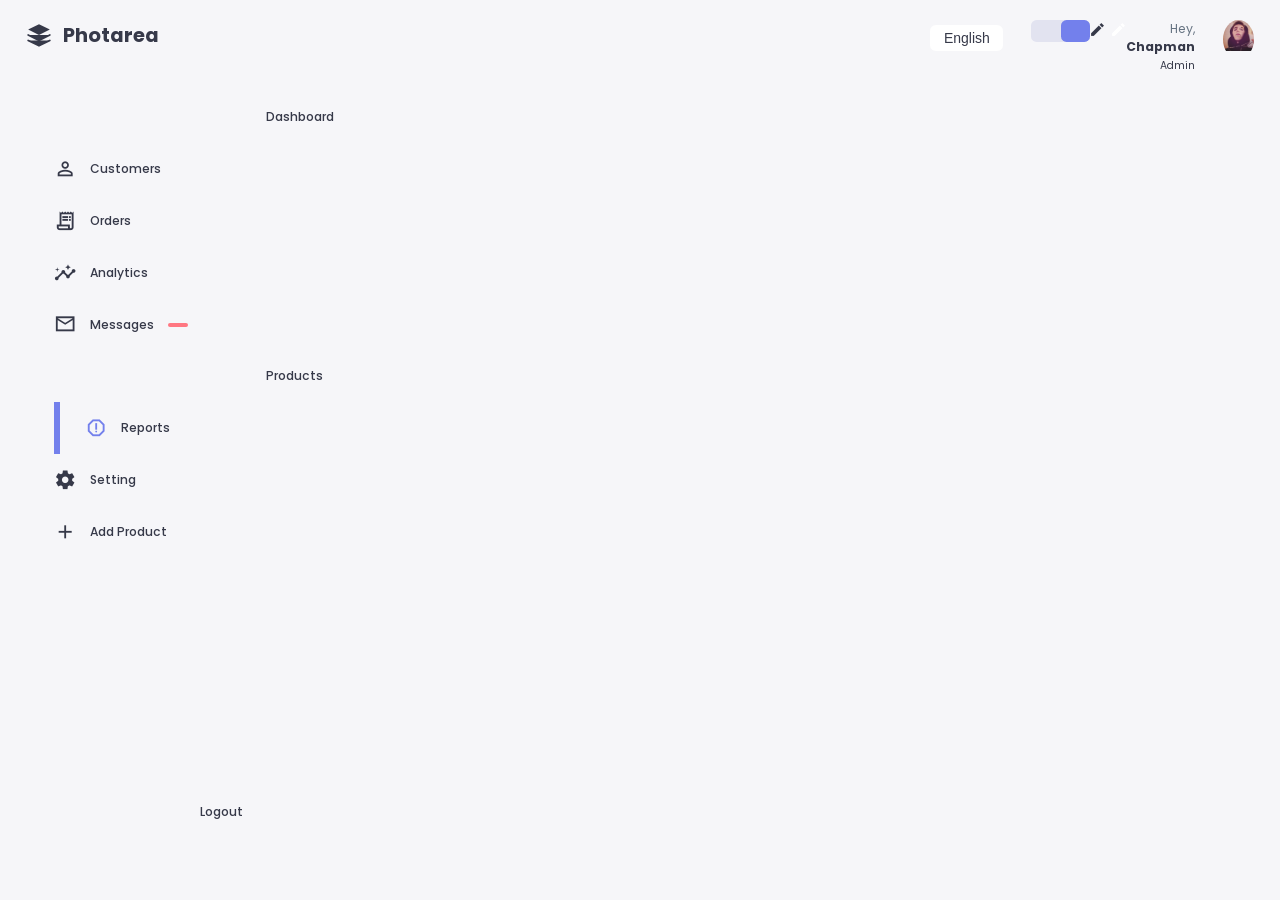
<file: html/reports.html>
<!DOCTYPE html>
<html lang="en">
<head>
    <meta charset="UTF-8">
    <meta name="viewport" content="width=device-width, initial-scale=1.0">
    <link href="https://fonts.googleapis.com/icon?family=Material+Icons+Sharp" rel="stylesheet">
    <link rel="stylesheet" href="https://fonts.googleapis.com/css2?family=Material+Symbols+Outlined:opsz,wght,FILL,GRAD@24,400,0,0&icon_names=orders" />
    <link rel="stylesheet" href="../css/reports.css">
    <link rel="stylesheet" href="../css/profile-menu.css">
    <title>Reports</title>
</head>
<body>
<div class="container">
    <aside>
        <div class="top">
            <div class="logo">
                <svg viewBox="0 0 24 24" fill="var(--color-dark)" xmlns="http://www.w3.org/2000/svg" aria-hidden="true">
                    <path d="M12 2L2 7L12 12L22 7L12 2Z" fill="var(--color-dark)" />
                    <path d="M2 17L12 22L22 17" stroke="var(--color-dark)" stroke-width="1.6" stroke-linecap="round" stroke-linejoin="round" />
                    <path d="M2 12L12 17L22 12" stroke="var(--color-dark)" stroke-width="1.6" stroke-linecap="round" stroke-linejoin="round" />
                </svg>
                <h2 class="text-muted">Photarea</h2>
            </div>

            <div class="close" id="close-btn">
                <span class="material-icons-sharp">close</span>
            </div>
        </div>


        <div class="sidebar">

            <a href="/index.html">
                <span class="material-icons-sharp">grid_view</span>
                <h3 data-i18n="dashboard">Dashboard</h3>
            </a>

            <a href="/html/customers.html">
                <span class="material-icons-sharp">person_outline</span>
                <h3 data-i18n="customers">Customers</h3>
            </a>

            <a href="/html/orders.html">
                <span class="material-icons-sharp">receipt_long</span>
                <h3 data-i18n="orders">Orders</h3>
            </a>

            <a href="/html/analytics.html">
                <span class="material-icons-sharp">insights</span>
                <h3 data-i18n="analytics">Analytics</h3>
            </a>

            <a href="/html/messages.html">
                <span class="material-icons-sharp">mail_outline</span>
                <h3 data-i18n="messages">Messages</h3>
				<span class="message-count"></span>
            </a>

            <a href="/html/products.html">
                <span class="material-icons-sharp">inventory</span>
                <h3 data-i18n="products">Products</h3>
                
            </a>

            <a href="/html/reports.html" class="active" >
                <span class="material-icons-sharp">report_gmailerrorred</span>
                <h3 data-i18n="reports">Reports</h3>
            </a>

            <a href="/html/setting.html">
                <span class="material-icons-sharp">settings</span>
                <h3 data-i18n="settings">Setting</h3>
            </a>

            <a href="/html/add_produkt.html">
                <span class="material-icons-sharp">add</span>
                <h3 data-i18n="add_product">Add Product</h3>
            </a>

            <a href="/html/profile.html">
                <span class="material-icons-sharp">logout</span>
                <h3 data-i18n="logout">Logout</h3>
            </a>
        </div>
    </aside>

    <!--Main Section-->

    <main>
    </main>


    <div class="right">
        <div class="top">
            <button id="menu-btn">
                <span class="material-icons-sharp">menu</span>
            </button>
            <div class="language-switcher">
                <select name="" id="languageSelect">
                    <option value="en">English</option>
                    <option value="ru">Russian</option>
                </select>
            </div>
            <div class="theme-toggler">
                <span class="material-icons-sharp active" >light_mode</span>
                <span class="material-icons-sharp">dark_mode</span>
            </div>
            <div class="profile">
                <div class="info">
                    <p>Hey, <b>Chapman</b></p>
                    <small class="text-muted" data-i18n="admin">Admin</small>
                </div>
                <div class="profile-photo">
                    <img src="../img/photo_2026-03-04_16-17-17.jpg" alt="">
                </div>
            </div>
        </div>

</div>
<script src="../js/script.js"></script>
<script src="../js/i18n.js"></script>
<script src="../js/profileMenu.js"></script>
</body>
</html>
</file>
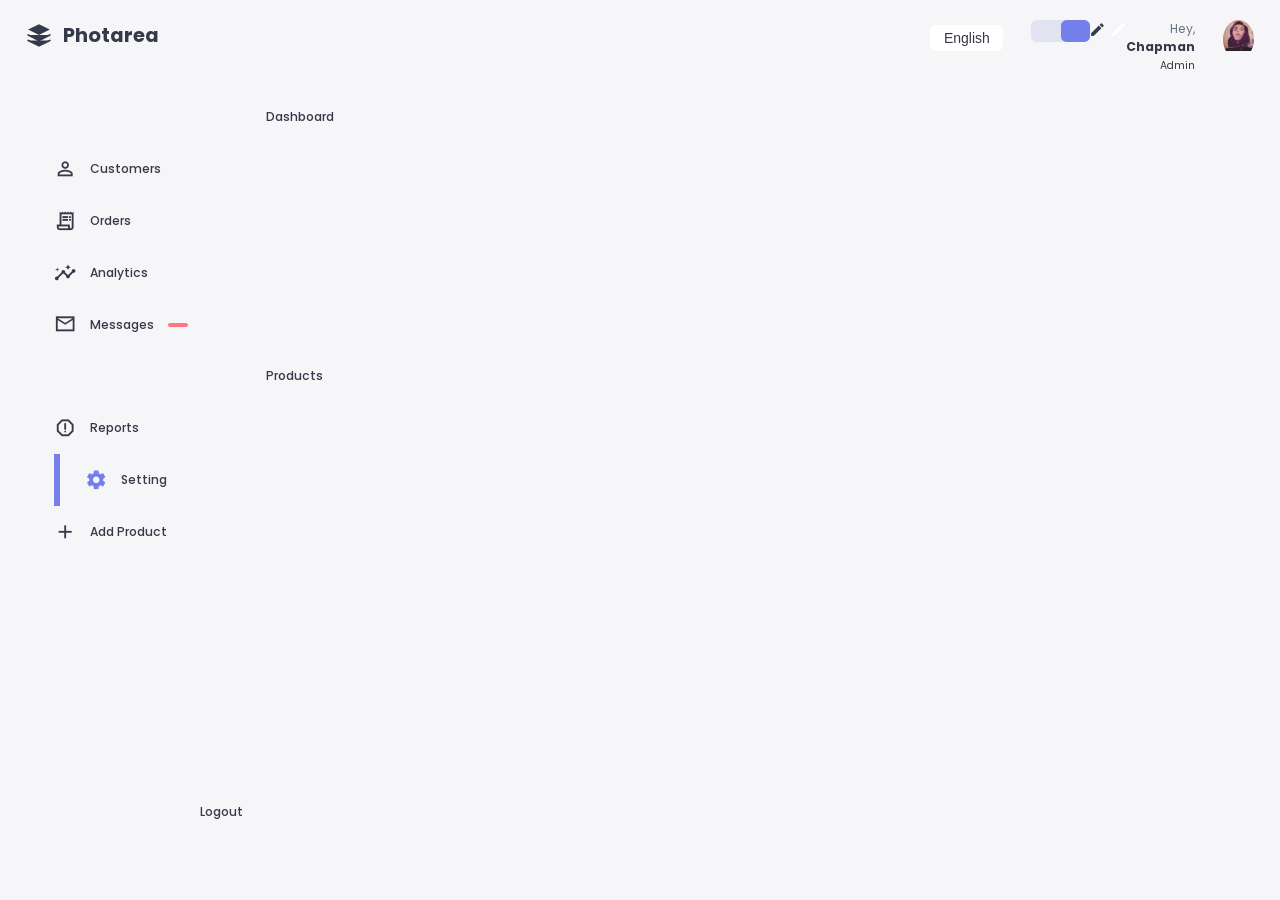
<file: html/setting.html>
<!DOCTYPE html>
<html lang="en">
<head>
    <meta charset="UTF-8">
    <meta name="viewport" content="width=device-width, initial-scale=1.0">
    <link href="https://fonts.googleapis.com/icon?family=Material+Icons+Sharp" rel="stylesheet">
    <link rel="stylesheet" href="https://fonts.googleapis.com/css2?family=Material+Symbols+Outlined:opsz,wght,FILL,GRAD@24,400,0,0&icon_names=orders" />
    <link rel="stylesheet" href="../css/settings.css">
    <link rel="stylesheet" href="../css/profile-menu.css">
    <title>Settings</title>
</head>
<body>
<div class="container">
     <aside>
        <div class="top">
            <div class="logo">
                <svg viewBox="0 0 24 24" fill="var(--color-dark)" xmlns="http://www.w3.org/2000/svg" aria-hidden="true">
                    <path d="M12 2L2 7L12 12L22 7L12 2Z" fill="var(--color-dark)" />
                    <path d="M2 17L12 22L22 17" stroke="var(--color-dark)" stroke-width="1.6" stroke-linecap="round" stroke-linejoin="round" />
                    <path d="M2 12L12 17L22 12" stroke="var(--color-dark)" stroke-width="1.6" stroke-linecap="round" stroke-linejoin="round" />
                </svg>
                <h2 class="text-muted">Photarea</h2>
            </div>

            <div class="close" id="close-btn">
                <span class="material-icons-sharp">close</span>
            </div>
        </div>


        <div class="sidebar">

            <a href="/index.html">
                <span class="material-icons-sharp">grid_view</span>
                <h3 data-i18n="dashboard">Dashboard</h3>
            </a>

            <a href="/html/customers.html">
                <span class="material-icons-sharp">person_outline</span>
                <h3 data-i18n="customers">Customers</h3>
            </a>

            <a href="/html/orders.html">
                <span class="material-icons-sharp">receipt_long</span>
                <h3 data-i18n="orders">Orders</h3>
            </a>

            <a href="/html/analytics.html">
                <span class="material-icons-sharp">insights</span>
                <h3 data-i18n="analytics">Analytics</h3>
            </a>

            <a href="/html/messages.html">
                <span class="material-icons-sharp">mail_outline</span>
                <h3 data-i18n="messages">Messages</h3>
				<span class="message-count"></span>
            </a>

            <a href="/html/products.html">
                <span class="material-icons-sharp">inventory</span>
                <h3 data-i18n="products">Products</h3>
                
            </a>

            <a href="/html/reports.html">
                <span class="material-icons-sharp">report_gmailerrorred</span>
                <h3 data-i18n="reports">Reports</h3>
            </a>

            <a href="/html/setting.html" class="active">
                <span class="material-icons-sharp" class="active">settings</span>
                <h3 data-i18n="settings">Setting</h3>
            </a>

            <a href="/html/add_produkt.html">
                <span class="material-icons-sharp">add</span>
                <h3 data-i18n="add_product">Add Product</h3>
            </a>

            <a href="/html/profile.html">
                <span class="material-icons-sharp">logout</span>
                <h3 data-i18n="logout">Logout</h3>
            </a>
        </div>
    </aside>

    <!--Main Section-->

    <main>
    </main>

    <div class="right">
        <div class="top">
            <button id="menu-btn">
                <span class="material-icons-sharp">menu</span>
            </button>
            <div class="language-switcher">
                <select name="" id="languageSelect">
                    <option value="en">English</option>
                    <option value="ru">Russian</option>
                </select>
            </div>
            <div class="theme-toggler">
                <span class="material-icons-sharp active" >light_mode</span>
                <span class="material-icons-sharp">dark_mode</span>
            </div>
            <div class="profile">
                <div class="info">
                    <p>Hey, <b>Chapman</b></p>
                    <small class="text-muted" data-i18n="admin">Admin</small>
                </div>
                <div class="profile-photo">
                    <img src="../img/photo_2026-03-04_16-17-17.jpg" alt="">
                </div>
            </div>
        </div>

</div>
<script src="../js/script.js"></script>
<script src="../js/i18n.js"></script>
<script src="../js/profileMenu.js"></script>
</body>
</html>
</file>
<file: css/style.css>
@import url('https://fonts.googleapis.com/css2?family=Poppins:ital,wght@300;400;500;600;700;800&display=swap');

:root{
    --color-primary: #7380ec;
    --color-danger: #ff7782;
    --color-success: #41f1b6;
    --color-warning: #ffbb55;
    --color-white: #fff;
    --color-info-dark: #7d8da1;
    --color-info-light: #dce1ed;
    --color-dark: #363949;
    --color-light: rgba(132, 139, 200, 0.18);
    --color-primary-veriant: #111e88;
    --color-dark-veriant: #677483;
    --color-background: #f6f6f9;

    --card-border-radius: 2rem;
    --border-radius-1: 0.4rem;
    --border-radius-2: 0.8rem;
    --border-radius-3: 1.2rem;

    --card-padding: 1.8rem;
    --padding-1: 1.2rem;

    --box-shadow: 0 2rem 3rem var(--color-light); 
}


.dark-theme-variables {
    --color-background: #181a1e;
    --color-white: #202528;
    --color-dark: #edeffd;
    --color-dark-veriant: #a3bdcc;
    --color-light: rgba(0,0,0,0.4);
    --box-shadow: 0 2rem 3rem var(--color-light);
}


*{
    margin: 0;
    padding: 0;
    outline: 0;
    appearance: none;
    border: 0;
    text-decoration: none;
    list-style: none;
    box-sizing: border-box;
}

html{
    font-size: 14px;

}

body{
    width: 100vw;
    height: 100vh;
    font-family: 'Poppins', sans-serif;
    font-size: 0.88rem;
    background: var(--color-background);
    user-select: none;
    overflow-x: hidden;
    color: var(--color-dark);
}

.container{
display: grid;
width: 96%;
margin: 0 auto;
gap: 1.8rem;
grid-template-columns: 14rem auto 23rem;
}

a{
    color: var(--color-dark);
}

img{
    display: block;
    width: 100%;
}

h1{
    font-weight: 800;
    font-size: 1.8rem;
}

h2{
    font-size:1.4rem;
}

h3{
    font-size:0.87rem;
}

h4{
    font-size: 0.8rem;
}

h5{
    font-size: 0.77rem;
}

small{
    font-size: 0.75rem;
}

.profile-photo{
    width: 2.8rem;
    height: 2.8rem;;
    border-radius: 50%;
    overflow: hidden;
}

.text-muted{
    color: var(--color-dark);
}

p{
    color: var(--color-dark-veriant);
}

b{
    color: var(--color-dark);
}

.primary{
    color: var(--color-primary);
}

.danger{
    color: var(--color-danger);
}
.success{
    color: var(--color-success);
}
.warning{
    color: var(--color-warning);
}

aside{
    height: 100vh;;
}

aside .top{
    display: flex;
    align-items: center;
    justify-content: space-between;
    margin-top:1.4rem;
}

aside .logo{
    display: flex;
    gap: 0.8rem;
}

aside .logo .img{
    width: 2rem;
    height: 2rem;
}

aside .close{
    display: none;
}


.logo{display:flex;align-items:center;gap:6px;flex:0 0 auto;text-decoration:none;color:var(--color-dark)}
.logo svg{width:26px;height:26px}
.brand{color:var(--color-dark);font-weight:700;font-size:19px;letter-spacing:-0.01em;text-decoration:none;}

/*sidebar*/


aside .sidebar{
    display: flex;
    flex-direction: column;
    height: 86vh;
    position: relative;
    top: 3rem;
}

aside h3{
    font-weight: 500;
}

.sidebar img{
    width: 1rem;
    height: 1rem;
}
 

aside .sidebar a{
    display: flex;
    color: var(--color-info-dark);
    margin-left: 2rem;
    gap: 1rem;
    align-items: center;
    position: relative;
    height: 3.7rem;
    transition: all 300ms ease;
}

aside .sidebar a span{
    font-size: 1.6rem;
    transition: all 300ms ease;
}

aside .sidebar a:last-child{
    position: absolute;
    bottom: 2rem;
    width: 100%;
}

aside .sidebar a:active{
    background: var(--color-light);
    color: var(--color-primary);
    margin-left: 0;
}


    aside .sidebar a.active:before{
        content: '';
        width: 6px;
        height: 100%;
        background: var(--color-primary);
    }

    aside .sidebar a.active span{
        color: var(--color-primary);
        margin-left: calc(1rem - 3px);
    }

    aside .sidebar a:hover{
        color: var(--color-primary);
    }

    aside .sidebar a:hover span{
        margin-left: 1rem;
    }


aside .sidebar .message-count{
    background: var(--color-danger);
    color: var(--color-white);
    padding: 2px 10px;
    font-size: 11px;
    border-radius: var(--border-radius-1);
}



/*main content*/

main{
    margin-top: 1.4rem;
}

main .date{
    display: inline-block;
    background: var(--color-light);
    border-radius: var(--border-radius-1);
    margin-top: 1rem;
    padding: 0.5rem 1.6rem;
}

main .date input[type="date"]{
    background: transparent;
    color: var(--color-dark);
}


main .insights{
    display: grid;
    gap: 1.6rem;
    grid-template-columns: repeat(3, 1fr);
}


main .insights > div{
    background: var(--color-white);
    padding: var(--card-padding);
    border-radius: var(--card-border-radius);
    margin-top: 1rem;
    box-shadow: var(--box-shadow);
    transition: all 300ms ease;
}


main .insighrts > div:hover{
    box-shadow: none;
}

main .insights > div span{
    background: var(--color-primary);
    padding: .5rem;
    color: var(--color-white);
    font-size: 2rem;
}

main .insights > div.expenses span{
    background: var(--color-danger);
}

main .insights > div.income span{
    background: var(--color-success);
}

main .insights > div .middle{
    display: flex;
    align-items: center;
    justify-content: space-between;;
}

main .insights h3{
    margin: 1rem 0 0.6rem;
    font-size: 1rem;
}

main .insights .progress{
    position: relative;
    width: 92px;
    height: 92px;
    border-radius: 50%;
}


main .insights svg{
    width: 7rem;
    height: 7rem;
}

main .insights svg circle{
    fill: none;
    stroke: var(--color-primary);
    stroke-width:14 ;
    stroke-linecap: round;
    transform: translate(5px, 5px);
    stroke-dasharray: 110;
    stroke-dashoffset: 92;
}

main .insights .sales svg circle{
    stroke-dashoffset: -30;
    stroke-dasharray: 200;
}


main .insights .income svg circle{
    stroke-dashoffset: 35;
    stroke-dasharray: 110;
}


main .insights .expenses svg circle{
    stroke-dashoffset: 20;
    stroke-dasharray: 80;
}

main .insights .progress .number{
    position: absolute;
    top: 0;
    left: 0;
    height: 100%;
    width: 100%;
    display: flex;
    justify-content: center;
    align-items: center;
}

main .insights small{
    margin-top: 1.3rem;
    display: block;
}


/*recent orders*/

main .recent-orders{
    margin-top: 2rem;
}


main .recent-orders h2{
    margin-bottom: 0.8rem;
    margin-left: 1.1rem;
}

main .recent-orders table{
    background: var(--color-white);
    width: 100%;
    border-radius: var(--card-border-radius);
    padding: var(--card-padding);
    text-align: center;
    box-shadow: var(--box-shadow);
    transition: all 300ms ease;
}

main .recent-orders table:hover{
 box-shadow: none;   
}

main table tbody td{
    height: 2.8rem;
    border-bottom: 1px solid var(--color-light);
    color: var(--color-dark-veriant);
}

main table tbody tr:last-child td{
    border: none;
}

main .recent-orders a{
    text-align:  center;
    display: block;
    margin: 1rem auto;
    color: var(--color-primary);

}


/*RIGHT*/

.right{
    margin-top: 1.4rem;

}

.right .top{
    display: flex;
    justify-content: end;
    gap: 2rem;
}

.right .top button{
    display: none;
}

.right .theme-toggler{
    background: var(--color-light);
    display: flex;
    justify-content: space-between;
    align-items: center;
    height: 1.6rem;
    width: 4.2rem;
    cursor: pointer;
    border-radius: var(--border-radius-1);
}

.right .theme-toggler span{
    font-size: 1.2rem;
    width: 50%;
    height: 100%;
    display: flex;
    align-items: center;
    justify-content: center;
}

.right .theme-toggler span.active{
    background: var(--color-primary);
    color: white;
    border-radius: var(--border-radius-1);
}

.right .top .profile{
    display: flex;
    gap: 2rem;
    text-align: right;
}



 /*RECENT UPDATES */

 .right .recent-updates{
    margin-top: 1rem;
 }

 .right .recent-updates h2{
    margin-bottom: 0.8rem ;
    margin-left: 1.1rem;
 }


 .right .recent-updates .updates{
    background: var(--color-white);
    padding: var(--card-padding);
    border-radius: var(--card-border-radius);
    box-shadow: var(--box-shadow);
    transition: all 300ms ease;
 }

.right .recent-updates .updates:hover{
    box-shadow: none;
}

.right .recent-updates .updates .update{
    display: grid;
    grid-template-columns: 2.6rem auto;
    gap: 1rem;
    margin-bottom: 1rem;

}

/*Sales Analytics*/

.right .sales-analytics{
    margin-top: 2rem ;
}

.right .sales-analytics h2{
    margin-bottom: 0.8rem;
    margin-left: 1.1rem;
}

.right .sales-analytics .item{
    background: var(--color-white);
    display: flex;
    align-items: center;
    gap: 1rem;
    margin-bottom: 0.7rem;
    padding: 1.4rem var(--card-padding);
    border-radius: var(--border-radius-3);
    box-shadow: var(--box-shadow);
    transition: all 300ms ease;
}

.right .sales-analytics .item:hover{
    box-shadow: none;
}

.right .sales-analytics .item .right{
    display: flex;
    justify-content: space-between;
    align-items: start;
    margin: 0;
    width: 100%;
}

.right .sales-analytics .item .icon{
    padding: 0.6rem;
    color: var(--color-white);
    border-radius: 50%;
    background: var(--color-primary);
    display: flex;
}

.right .sales-analytics .item.offline .icon{
    background: var(--color-danger);
}

.right .sales-analytics .item.customers .icon{
    background: var(--color-success);
}


.right .sales-analytics .add-product{
    background-color: transparent;
    border: 2px dashed var(--color-primary);
    display: flex;
    align-items: center;
    justify-content: center;
}

.right .sales-analytics .add-product div{
    display: flex;
    align-items: center;
    gap: 0.6rem;

}


.right .sales-analytics .add-product div h3{
    font-weight: 600;
}



.language-switcher {
        position: static;
        display: flex;
        align-items: center;
        margin-bottom: 1.2rem;
}

#languageSelect {
    padding: 4px 10px;
    background: var(--color-white);
    color: var(--color-dark);
    border-radius: var(--border-radius-1);
    border: 1px solid rgba(255, 255, 255, 0.547);
    font-size: 1rem;
    text-align: center;
    cursor: pointer;
}


body.modal-open{
    overflow: hidden;
}

.modal{
    position: fixed;
    inset: 0;
    background: rgba(17, 20, 33, 0.5);
    display: none;
    align-items: center;
    justify-content: center;
    padding: 1.6rem;
    z-index: 1000;
}

.modal.is-open{
    display: flex;
}

.modal .modal-content{
    background: var(--color-white);
    color: var(--color-dark);
    border-radius: var(--card-border-radius);
    box-shadow: var(--box-shadow);
    width: min(40rem, 100%);
    padding: 2rem;
    max-height: 90vh; /* Адаптация для мобильных устройств: окно не вылезает за экран */
    overflow-y: auto; /* Внутренний скролл, если окно большое */
}

.modal .modal-content.modal-wide{
    max-width: 40rem;
}

.modal .modal-header{
    display: flex;
    align-items: center;
    justify-content: center;
    position: relative;
    margin-bottom: 1rem;
}

.modal .modal-title{
    font-size: 2rem;
    font-weight: 700;
}

.modal .close-modal{
    background: transparent;
    color: var(--color-dark);
    font-size: 2.5rem;
    cursor: pointer;
    position: absolute;
    right: 0;
    top: 50%;
    transform: translateY(calc(-50% - 9px));
}

.modal .order-modal-grid{
    display: grid;
    grid-template-columns: 1fr;
    gap: 1rem;
}

.modal .order-card{
    background: var(--color-background);
    border-radius: var(--border-radius-2);
    padding: 1rem;
}

.modal .order-card-title{
    font-size: 1.4rem;
    text-transform: uppercase;
    text-align: center;
    color: var(--color-info-dark);
    margin-bottom: 0.6rem;
}

.modal .kv{
    display: grid;
    grid-template-columns: 120px 1fr;
    gap: 0.5rem 0.8rem;
    font-size: 1.1rem;
}

.modal .kv-row{
    display: contents;
}

.modal .kv-key{
    color: var(--color-info-dark);
    font-weight: 600;
}

.modal .kv-value{
    color: var(--color-dark);
    font-weight: 600;
    white-space: nowrap;
}

.modal .row{
    display: flex;
    flex-wrap: wrap;
    gap: 0.6rem;
    font-size: 1.2rem;
    margin-top: 1rem;
}

.modal .order-fields{
    display: grid;
    grid-template-columns: 1fr auto 1fr;
    gap: 1rem;
    align-items: start;
    margin-top: 1rem;
}

.modal .order-field-col{
    display: flex;
    flex-direction: column;
    gap: 0.9rem;
}

.modal .order-field-coll{
    display: flex;
    flex-direction: column;
    gap: 0.9rem;
    margin-left: 1rem;
}

.modal .order-field-divider{
    width: 1px;
    background: var(--color-light);
    align-self: stretch;
}

.modal .order-fields .field{
    margin: 0;
}

.modal .order-fields .field-label{
    color: var(--color-info-dark);
    font-size: 0.95rem;
    text-transform: uppercase;
    margin-bottom: 0.3rem;
}

.modal .order-fields .field-input{
    width: 52%;
    height: 2rem;
    padding: 4px 8px;
    font-size: 1rem;
    background: var(--color-white);
    color: var(--color-dark);
    border: 1px solid var(--color-light);
    border-radius: var(--border-radius-1);
}

.modal .order-fields .field-input1{
    width: 35%;
    height: 2rem;
    padding: 4px 8px;
    font-size: 1rem;
    background: var(--color-white);
    color: var(--color-dark);
    border: 1px solid var(--color-light);
    border-radius: var(--border-radius-1);
}

.modal .order-fields .field-input2{
    width: 32%;
    height: 2rem;
    padding: 4px 8px;
    font-size: 1.2rem;
    background: var(--color-white);
    color: var(--color-dark);
    border: 1px solid var(--color-light);
    border-radius: var(--border-radius-1);
}

.modal .order-fields .field-input:focus{
    border-color: var(--color-primary);
    outline: none;
}


.modal .btn-primary,
.modal .btn-secondary,
.modal .btn-danger{
    border-radius: var(--border-radius-1);
    padding: 0.7rem 1rem;
    font-size: 1rem;
    font-weight: 600;
    cursor: pointer;
}

.modal .btn-primary{
    background: var(--color-dark);
    color: var(--color-white);
}

.modal .btn-secondary{
    background: var(--color-light);
    color: var(--color-dark);
}

.modal .btn-danger{
    background: var(--color-danger);
    color: var(--color-white);
}

.order-details-btn{
    background: transparent;
    color: var(--color-primary);
    border: 1px solid var(--color-primary);
    padding: 2px 8px;
    border-radius: var(--border-radius-1);
    font-size: 0.75rem;
    cursor: pointer;
    transition: all 200ms ease;
}

.order-details-btn:hover{
    background: var(--color-primary);
    color: var(--color-white);
}

@media (max-width: 900px){
    .modal .modal-content.modal-wide{
        max-width: 40rem;
    }

    .modal .order-fields{
        grid-template-columns: 1fr;
    }

    .modal .order-field-divider{
        display: none;
    }

    .modal .order-fields .field-input{
        width: 100%;
    }
}


/*media queries*/


@media screen and (max-width: 1200px){
    .container{
         width: 94%;
         grid-template-columns: 7rem auto 23rem;

    }

    aside .logo h2{
        display: none;
    }


    aside .sidebar h3{
        display: none;
    }

    aside .sidebar a{
        width: 5.6rem;
    }

    aside .sidebar a:last-child{
        position: relative;
        margin-top: 1.8rem;
    }

    main .insights{
        grid-template-columns: 1fr;
        gap: 0;
    }

    main .recent-orders{
        width: 94%;
        position: absolute;
        left: 50%;
        transform: translateX(-50%);
        margin: 2rem 0 0 8.8rem;
    }

    main .recent-orders table{
        width: 83vw;
        
    }


    main table thead tr th:last-child, 
    main table thead tr th:first-child{
        display: none;

    }
    main table tbody tr td:last-child, 
    main table tbody tr td:first-child{
        display: none;

    }

        .language-switcher{
        position: static;
    }
}

    /*media queries 2*/
    @media screen and (max-width: 768px) {
        .container{
            width: 100%;
            grid-template-columns: 1fr;
        }

        aside{
            position: fixed;
            left: -100%;
            background: var(--color-white);
            width: 18rem;
            z-index: 3;
            box-shadow: 1rem 3rem 4rem var(--color-light);
            height: 100vh;
            padding-right: var(--card-padding);
            display: none;
            animation: showMenu 400ms ease forwards;
        }

        @keyframes showMenu {
            to{
                left: 0;
            }
        }

        aside .logo{
            margin-left: 1rem;
        }

        aside .logo h2{
            display: inline;
        }

        aside .sidebar h3{
            display: inline;
        }


        aside .sidebar a{
            width: 100%;
            height: 3.4rem;
        }

        aside .sidebar a:last-child{
            position: absolute;
            bottom: 5rem;
        }

        aside .close{
            display: inline-block;
            cursor: pointer;
        }

        main{
            margin-top: 8rem;
            padding: 0 1rem;
        }

        main .recent-orders{
            position: relative;
            margin: 3rem 0 0 0;
            width: 100%;
        }

        main .recent-orders table{
            width: 100%;
            margin: 0;
        }

    .right{
        margin: 0 auto 4rem;
        padding: 0 1rem;
        box-sizing: border-box;
    }

    .right .top{
        position: fixed;
        top: 0;
        left: 0;
        display: grid;
        grid-template-columns: auto minmax(0, 1fr) auto auto;
        align-items: center;
        gap: 0.75rem;
        padding: 0 1rem;
        height: 4.6rem;
        background: var(--color-white);
        width: 100%;
        margin: 0;
        z-index: 2;
        box-shadow: 0 1rem 1rem var(--color-light);
    }

    .right .top button{
        display: inline-block;
        background: transparent;
        cursor: pointer;
        position: static;
        color: var(--color-dark);
        justify-self: start;
    }

    .right .top button span{
        font-size: 2rem;
    }

    .right .top .theme-toggler{
        width: 4.4rem;
        position: static;
    }

    .right .profile .info{
        display: none;
    }

    .right .top .profile{
        gap: 0;
        justify-self: end;
    }

    .right .language-switcher{
        position: static;
        margin-left: 10rem;
        margin-top: 1rem;
        width: auto;
        justify-self: center;
    }

}


@media screen and (min-width: 1921px) {
    html {
        font-size: 21px;
    }
}

@media screen and (max-width: 768px) {
    .modal .order-fields {
        grid-template-columns: 1fr;
        gap: 1.5rem;
    }
    .modal .order-field-divider {
        display: block;
        width: 100%;
        height: 1px;
        margin: 0.5rem 0;
    }
    .modal .modal-content {
        padding: 1rem;
        width: 95%;
    }
    .modal .kv {
        grid-template-columns: 90px 1fr;
        font-size: 1rem;
    }
    .modal .modal-title {
        font-size: 1.5rem;
    }
    .modal .row {
        flex-direction: column;
        align-items: stretch;
    }
    .modal .row button {
        width: 100%;
        margin-bottom: 0.5rem;
    }
}
@media screen and (max-width: 768px) {
    main, .right {
        animation: none !important;
        opacity: 1 !important;
        transform: none !important;
    }
}
</file>
<file: css/add-product.css>
@import url('https://fonts.googleapis.com/css2?family=Poppins:ital,wght@300;400;500;600;700;800&display=swap');

:root{
    --color-primary: #7380ec;
    --color-danger: #ff7782;
    --color-success: #41f1b6;
    --color-warning: #ffbb55;
    --color-white: #fff;
    --color-info-dark: #7d8da1;
    --color-info-light: #dce1ed;
    --color-dark: #363949;
    --color-light: rgba(132, 139, 200, 0.18);
    --color-primary-veriant: #111e88;
    --color-dark-veriant: #677483;
    --color-background: #f6f6f9;

    --card-border-radius: 2rem;
    --border-radius-1: 0.4rem;
    --border-radius-2: 0.8rem;
    --border-radius-3: 1.2rem;

    --card-padding: 1.8rem;
    --padding-1: 1.2rem;

    --box-shadow: 0 2rem 3rem var(--color-light); 
}

.dark-theme-variables {
    --color-background: #181a1e;
    --color-white: #202528;
    --color-dark: #edeffd;
    --color-dark-veriant: #a3bdcc;
    --color-light: rgba(0,0,0,0.4);
    --box-shadow: 0 2rem 3rem var(--color-light);
}


*{
    margin: 0;
    padding: 0;
    outline: 0;
    appearance: none;
    border: 0;
    text-decoration: none;
    list-style: none;
    box-sizing: border-box;
}

html{
    font-size: 14px;
    overflow-x: hidden;
}

body{
    width: 100%;
    max-width: 100vw;
    height: 100vh;
    font-family: 'Poppins', sans-serif;
    font-size: 0.88rem;
    background: var(--color-background);
    user-select: none;
    overflow-x: hidden;
    color: var(--color-dark);
}


.container{
display: grid;
width: 96%;
margin: 0 auto;
gap: 1.8rem;
grid-template-columns: 14rem minmax(0, 1fr) 23rem;
align-items: start;
}

a{
    color: var(--color-dark);
}

img{
    display: block;
    width: 100%;
}

h1{
    font-weight: 800;
    font-size: 1.8rem;
}

h2{
    font-size:1.4rem;
}

h3{
    font-size:0.87rem;
}

h4{
    font-size: 0.8rem;
}

h5{
    font-size: 0.77rem;
}

small{
    font-size: 0.75rem;
}

.profile-photo{
    width: 2.8rem;
    height: 2.8rem;;
    border-radius: 50%;
    overflow: hidden;
}


.text-muted{
    color: var(--color-dark);
}

p{
    color: var(--color-dark-veriant);
}

b{
    color: var(--color-dark);
}

.primary{
    color: var(--color-primary);
}

.danger{
    color: var(--color-danger);
}
.success{
    color: var(--color-success);
}
.warning{
    color: var(--color-warning);
}

aside{
    height: 100vh;;
}

aside .top{
    display: flex;
    align-items: center;
    justify-content: space-between;
    margin-top:1.4rem;
}

aside .logo{
    display: flex;
    gap: 0.8rem;
}

aside .logo .img{
    width: 2rem;
    height: 2rem;
}

aside .close{
    display: none;
}

aside .sidebar{
    display: flex;
    flex-direction: column;
    height: 86vh;
    position: relative;
    top: 3rem;
}

aside h3{
    font-weight: 500;
}

.sidebar img{
    width: 1rem;
    height: 1rem;
}
 

aside .sidebar a{
    display: flex;
    color: var(--color-indo-dark);
    margin-left: 2rem;
    gap: 1rem;
    align-items: center;
    position: relative;
    height: 3.7rem;
    transition: all 300ms ease;
}

aside .sidebar a span{
    font-size: 1.6rem;
    transition: all 300ms ease;
}

aside .sidebar a:last-child{
    position: absolute;
    bottom: 2rem;
    width: 100%;
}

aside .sidebar a:active{
    background: var(--color-light);
    color: var(--color-primary);
    margin-left: 0;
}


    aside .sidebar a.active:before{
        content: '';
        width: 6px;
        height: 100%;
        background: var(--color-primary);
    }

    aside .sidebar a.active span{
        color: var(--color-primary);
        margin-left: calc(1rem - 3px);
    }

    aside .sidebar a:hover{
        color: var(--color-primary);
    }

    aside .sidebar a:hover span{
            margin-left: 1rem;
    }


aside .sidebar .message-count{
    background: var(--color-danger);
    color: var(--color-white);
    padding: 2px 10px;
    font-size: 11px;
    border-radius: var(--border-radius-1);
}

.profile-photo{
    width: 2.8rem;
    height: 2.8rem;;
    border-radius: 50%;
    overflow: hidden;
}

/* sidebar */


.right{
    margin-top: 1.4rem;
    min-width: 0;

}

.right .top{
    display: flex;
    justify-content: end;
    gap: 2rem;
}

.right .top button{
    display: none;
}

.right .theme-toggler{
    background: var(--color-light);
    display: flex;
    justify-content: space-between;
    align-items: center;
    height: 1.6rem;
    width: 4.2rem;
    cursor: pointer;
    border-radius: var(--border-radius-1);
}

.right .theme-toggler span{
    font-size: 1.2rem;
    width: 50%;
    height: 100%;
    display: flex;
    align-items: center;
    justify-content: center;
}

.right .theme-toggler span.active{
    background: var(--color-primary);
    color: white;
    border-radius: var(--border-radius-1);
}

.right .top .profile{
    display: flex;
    gap: 2rem;
    text-align: right;
}

.language-switcher {
        position: static;
        display: flex;
        align-items: center;
        margin-bottom: 1.2rem;
}

#languageSelect {
    padding: 4px 10px;
    background: var(--color-white);
    color: var(--color-dark);
    border-radius: var(--border-radius-1);
    border: 1px solid rgba(255, 255, 255, 0.547);
    font-size: 1rem;
    text-align: center;
    cursor: pointer;
}




































































































@media screen and (min-width: 1921px) {
    html {
        font-size: 21px;
    }
}
</file>
<file: css/profile-menu.css>
.profile-menu-container {
    position: relative;
}

.profile-dropdown {
    position: absolute;
    top: 4rem;
    right: 0;
    width: 280px;
    background: var(--color-white);
    border-radius: var(--card-border-radius);
    box-shadow: var(--box-shadow);
    padding: 1rem 0;
    display: none;
    flex-direction: column;
    z-index: 1000;
    opacity: 0;
    transform: translateY(-10px);
    transition: all 0.3s ease;
}

.profile-dropdown.active {
    display: flex;
    opacity: 1;
    transform: translateY(0);
}

.profile-dropdown-header {
    display: flex;
    align-items: center;
    gap: 1rem;
    padding: 0 1.5rem 1rem;
    border-bottom: 1px solid var(--color-light);
    margin-bottom: 0.5rem;
}

.profile-dropdown-header img {
    width: 40px;
    height: 40px;
    border-radius: 50%;
    object-fit: cover;
}

.profile-dropdown-header .info h4 {
    font-size: 1rem;
    color: var(--color-dark);
    margin: 0;
}

.profile-dropdown-header .info p {
    font-size: 0.8rem;
    color: var(--color-info-dark);
    margin: 0;
}

.profile-dropdown-item {
    display: flex;
    align-items: center;
    gap: 1rem;
    padding: 0.8rem 1.5rem;
    color: var(--color-dark);
    text-decoration: none;
    transition: background 0.3s ease;
    cursor: pointer;
}

.profile-dropdown-item:hover {
    background: var(--color-light);
    color: var(--color-primary);
}

.profile-dropdown-item span.material-icons-sharp {
    font-size: 1.2rem;
    color: var(--color-info-dark);
    transition: color 0.3s ease;
}

.profile-dropdown-item:hover span.material-icons-sharp {
    color: var(--color-primary);
}

.profile-dropdown-divider {
    height: 1px;
    background: var(--color-light);
    margin: 0.5rem 0;
}
</file>
<file: css/customers.css>
@import url('https://fonts.googleapis.com/css2?family=Poppins:ital,wght@300;400;500;600;700;800&display=swap');

:root{
    --color-primary: #7380ec;
    --color-danger: #ff7782;
    --color-success: #41f1b6;
    --color-warning: #ffbb55;
    --color-white: #fff;
    --color-info-dark: #7d8da1;
    --color-info-light: #dce1ed;
    --color-dark: #363949;
    --color-light: rgba(132, 139, 200, 0.18);
    --color-primary-veriant: #111e88;
    --color-dark-veriant: #677483;
    --color-background: #f6f6f9;

    --card-border-radius: 2rem;
    --border-radius-1: 0.4rem;
    --border-radius-2: 0.8rem;
    --border-radius-3: 1.2rem;

    --card-padding: 1.8rem;
    --padding-1: 1.2rem;

    --box-shadow: 0 2rem 3rem var(--color-light); 
}

.dark-theme-variables {
    --color-background: #181a1e;
    --color-white: #202528;
    --color-dark: #edeffd;
    --color-dark-veriant: #a3bdcc;
    --color-light: rgba(0,0,0,0.4);
    --box-shadow: 0 2rem 3rem var(--color-light);
}


*{
    margin: 0;
    padding: 0;
    outline: 0;
    appearance: none;
    border: 0;
    text-decoration: none;
    list-style: none;
    box-sizing: border-box;
}

html{
    font-size: 14px;
    overflow-x: hidden;
}

body{
    width: 100%;
    max-width: 100vw;
    height: 100vh;
    font-family: 'Poppins', sans-serif;
    font-size: 0.88rem;
    background: var(--color-background);
    user-select: none;
    overflow-x: hidden;
    color: var(--color-dark);
}


.container{
display: grid;
width: 96%;
margin: 0 auto;
gap: 1.8rem;
grid-template-columns: 14rem minmax(0, 1fr) 23rem;
align-items: start;
}

a{
    color: var(--color-dark);
}

img{
    display: block;
    width: 100%;
}

h1{
    font-weight: 800;
    font-size: 1.8rem;
}

h2{
    font-size:1.4rem;
}

h3{
    font-size:0.87rem;
}

h4{
    font-size: 0.8rem;
}

h5{
    font-size: 0.77rem;
}

small{
    font-size: 0.75rem;
}

.profile-photo{
    width: 2.8rem;
    height: 2.8rem;;
    border-radius: 50%;
    overflow: hidden;
}


.text-muted{
    color: var(--color-dark);
}

p{
    color: var(--color-dark-veriant);
}

b{
    color: var(--color-dark);
}

.primary{
    color: var(--color-primary);
}

.danger{
    color: var(--color-danger);
}
.success{
    color: var(--color-success);
}
.warning{
    color: var(--color-warning);
}

aside{
    height: 100vh;;
}

aside .top{
    display: flex;
    align-items: center;
    justify-content: space-between;
    margin-top:1.4rem;
}

aside .logo{
    display: flex;
    gap: 0.8rem;
}

aside .logo .img{
    width: 2rem;
    height: 2rem;
}

aside .close{
    display: none;
}

aside .sidebar{
    display: flex;
    flex-direction: column;
    height: 86vh;
    position: relative;
    top: 3rem;
}

aside h3{
    font-weight: 500;
}

.sidebar img{
    width: 1rem;
    height: 1rem;
}
 

aside .sidebar a{
    display: flex;
    color: var(--color-indo-dark);
    margin-left: 2rem;
    gap: 1rem;
    align-items: center;
    position: relative;
    height: 3.7rem;
    transition: all 300ms ease;
}

aside .sidebar a span{
    font-size: 1.6rem;
    transition: all 300ms ease;
}

aside .sidebar a:last-child{
    position: absolute;
    bottom: 2rem;
    width: 100%;
}

aside .sidebar a:active{
    background: var(--color-light);
    color: var(--color-primary);
    margin-left: 0;
}


    aside .sidebar a.active:before{
        content: '';
        width: 6px;
        height: 100%;
        background: var(--color-primary);
    }

    aside .sidebar a.active span{
        color: var(--color-primary);
        margin-left: calc(1rem - 3px);
    }

    aside .sidebar a:hover{
        color: var(--color-primary);
    }

    aside .sidebar a:hover span{
            margin-left: 1rem;
    }


aside .sidebar .message-count{
    background: var(--color-danger);
    color: var(--color-white);
    padding: 2px 10px;
    font-size: 11px;
    border-radius: var(--border-radius-1);
}

.profile-photo{
    width: 2.8rem;
    height: 2.8rem;;
    border-radius: 50%;
    overflow: hidden;
}


/* sidebar */



/* main section */

main{
    margin-top: 1.4rem;
    min-width: 0;
}

.logo{display:flex;align-items:center;gap:6px;flex:0 0 auto;text-decoration:none;color:var(--color-dark)}
.logo svg{width:26px;height:26px}
.brand{color:var(--color-dark);font-weight:700;font-size:19px;letter-spacing:-0.01em;text-decoration:none;}


main .tracking-cus{
    margin-top: 1.8rem;
}

main .tracking-cus .summary-grid{
    display: grid;
    gap: 1.8rem;
    grid-template-columns: repeat(4, 1fr);
}

main .tracking-cus .summary-grid > div{
    background: var(--color-white);
    padding: var(--card-padding);
    border-radius: var(--card-border-radius);
    margin-top: 1.8rem;
    box-shadow: var(--box-shadow);
    transition: all 300ms ease;
    min-width: 0;
}

main .tracking-cus .summary-grid > div:hover{
    box-shadow: none;
}

main .tracking-cus .summary-grid h1{
    font-size: 2rem;
    color: var(--color-dark);
}

main .tracking-cus .summary-grid h3{
    font-size: 0.87rem;
    color: var(--color-dark);
}

main .tracking-cus > div span{
    background: var(--color-primary);
    padding: .3rem;
    color: var(--color-white);
    font-size: 2rem;
}


main .tracking-cus .summary-grid .start-text{
    display: flex;
    flex-direction:row;
    align-items: center;
    gap: 0.9rem;
}

main .tracking-cus .summary-grid .start-card.icon-right{
    display: flex;
    align-items: center;
    justify-content: center;
    gap: 2rem;
}

main .tracking-cus .summary-grid .start-card.icon-right .start-text h3,
main .tracking-cus .summary-grid .start-card.icon-right .start-text h1{
    text-align: center;
}

main .tracking-cus .summary-grid .start-card.icon-right span{
    display: flex;
    align-items: center;
    justify-content: center;
    flex-shrink: 0;
}


main .tracking-cus .filters{
    background: var(--color-white);
    padding: var(--card-padding);
    border-radius: var(--card-border-radius);
    display: grid;
    gap: 1.6rem;
    grid-template-columns: repeat(auto-fit, minmax(150px, 1fr));
    box-shadow: var(--box-shadow);
    margin-top: 1.8rem;
    transition: all 300ms ease;
}

main .tracking-cus .filters:hover{
    box-shadow: none;
}

main .tracking-cus .filters .field{
    display: flex;
    flex-direction: column;
    gap: 0.4rem;
}


main .tracking-cus .filters .field .field-label{
    color: var(--color-info-dark);
    font-size: 0.75rem;
    text-transform: uppercase;
}

main .tracking-cus .filters .field .field-input{
    background: var(--color-background);
    border-radius: var(--border-radius-1);
    padding: 0.5rem 1rem;
    color: var(--color-dark);
    border: 1px solid transparent;
    transition: all 300ms ease;
}



main .tracking-cus .filters .field .field-input:focus{
    border-color: var(--color-primary);
    outline: none;
}

main .tracking-cus .filters .field.field-actions{
    flex-direction: row;
    justify-content: flex-end;
}

main .tracking-cus .filters .field.field-actions .btn-ghost{
    background: transparent;
    color: var(--color-dark);
    border: 1px solid var(--color-info-dark);
    padding: 0.5rem 1.2rem;
    border-radius: var(--border-radius-1);
    transition: all 300ms ease;
    margin-right: 0;
}

main .tracking-cus .filters .field.field-actions .btn-ghost:hover{
    background: var(--color-danger);
    color: var(--color-white);
}

main .tracking-cus .filters .field.field-actions .btn-ghost1:hover{
    background: var(--color-success);
    color: var(--color-white);
}

main .tracking-cus .filters .field.field-actions .btn-ghost1{
    background: transparent;
    color: var(--color-dark);
    border: 1px solid var(--color-info-dark);
    padding: 0.5rem 1rem;
    border-radius: var(--card-border-radius);
    transition: all 300ms ease;
    margin-right: 0;
}



main .tracking-cus .table-wrap{
    background: var(--color-white);
    border-radius: var(--card-border-radius);
    box-shadow: var(--box-shadow);
    overflow-x: auto;
    margin-top: 1.4rem;
    padding: calc(var(--card-padding) * 0.7);
}

main .tracking-cus .table-wrap:hover{
    box-shadow: none;
}

main .tracking-cus .table-wrap table{
    width: 100%;
    border-collapse: collapse;
    justify-content: center;
    align-items: center;
}

main .tracking-cus .table-wrap table thead th{
    text-align: center;
    color: var(--color-dark-veriant);
    font-size: 0.75rem;
    text-transform: uppercase;
    padding: 0.6rem 1rem;
}

main .tracking-cus .table-wrap table tbody tr{
    border-bottom: 1px solid var(--color-light);
}

main .tracking-cus .table-wrap table tbody tr:last-child{
    border-bottom: none;
}

main .tracking-cus .table-wrap table tbody tr.is-last-visible{
    border-bottom: none;
}

main .tracking-cus .table-wrap table tbody tr td{
    padding: 0.6rem 0.5rem;
    color: var(--color-info-dark);
    text-align: center;
}

main .tracking-cus .table-wrap table tbody tr td .status{
    display: inline-block;
    padding: 2px 8px;
    border-radius: var(--card-border-radius);
    font-size: 0.75rem;
    color: var(--color-white);
}

main .tracking-cus .table-wrap table tbody tr td .details-btn{
    background: transparent;
    color: var(--color-primary);
    border: 1px solid var(--color-primary);
    padding: 4px 12px;
    border-radius: var(--card-border-radius);
    font-size: 0.75rem;
    cursor: pointer;
    transition: all 300ms ease;
}

main .tracking-cus .table-wrap table tbody tr td .details-btn:hover{
    background: var(--color-primary);
    color: var(--color-white);
}


main .tracking-cus .test-items{
    margin-top: 1.4rem;
}

main .tracking-cus .test-items table{
    background: var(--color-white);
    width: 100%;
    border-radius: var(--card-border-radius);
    padding: var(--card-padding);
    box-shadow: var(--box-shadow);
    transition: all 300ms ease;
}


main .tracking-cus .test-items table th,
main .tracking-cus .test-items table td{
    text-align: center;
    padding: 10px;
    
}


main .tracking-cus .test-items table:hover{
    box-shadow: none;
} 

main .tracking-cus .test-items-pagination{
    margin-top: 1rem;
    display: flex;
    align-items: center;
    justify-content: center;
    gap: 0.6rem;
}

main .tracking-cus .test-items-pagination .page-list{
    display: flex;
    align-items: center;
    gap: 0.4rem;
}

main .tracking-cus .test-items-pagination .page-btn,
main .tracking-cus .test-items-pagination .page-number{
    background: var(--color-white);
    color: var(--color-dark);
    border: 1px solid var(--color-light);
    padding: 0.35rem 0.7rem;
    border-radius: var(--border-radius-1);
    font-size: 0.75rem;
    cursor: pointer;
    transition: all 200ms ease;
}

main .tracking-cus .test-items-pagination .page-btn:disabled{
    opacity: 0.5;
    cursor: not-allowed;
}

main .tracking-cus .test-items-pagination .page-number.active{
    background: var(--color-primary);
    color: var(--color-white);
    border-color: var(--color-primary);
}

body.modal-open{
    overflow: hidden;
}

.modal{
    position: fixed;
    inset: 0;
    background: rgba(17, 20, 33, 0.5);
    display: none;
    align-items: center;
    justify-content: center;
    padding: 1.6rem;
    z-index: 1000;
}

.modal.is-open{
    display: flex;
}

.modal .modal-content{
    background: var(--color-white);
    color: var(--color-dark);
    border-radius: var(--card-border-radius);
    box-shadow: var(--box-shadow);
    width: min(40rem, 100%);
    padding: 2rem;
    max-height: 90vh; /* Адаптация для мобильных устройств: окно не вылезает за экран */
    overflow-y: auto; /* Внутренний скролл, если окно большое */
}

.modal .modal-content.modal-wide{
    max-width: 40rem;
}

.modal .modal-header{
    display: flex;
    align-items: center;
    justify-content: center;
    position: relative;
    margin-bottom: 1rem;
}

.modal .modal-title{
    font-size: 2rem;
    font-weight: 700;
}

.modal .close-modal{
    background: transparent;
    color: var(--color-dark);
    font-size: 2.5rem;
    cursor: pointer;
    position: absolute;
    right: 0;
    top: 50%;
    transform: translateY(calc(-50% - 9px));
}

.modal .order-modal-grid{
    display: grid;
    grid-template-columns: 1fr;
    gap: 1rem;
}

.modal .order-card{
    background: var(--color-background);
    border-radius: var(--border-radius-2);
    padding: 1rem;
}

.modal .order-card-title{
    font-size: 1.4rem;
    text-transform: uppercase;
    text-align: center;
    color: var(--color-info-dark);
    margin-bottom: 0.6rem;
}

.modal .kv{
    display: grid;
    grid-template-columns: 120px 1fr;
    gap: 0.5rem 0.8rem;
    font-size: 1.1rem;
}

.modal .kv-row{
    display: contents;
}

.modal .kv-key{
    color: var(--color-info-dark);
    font-weight: 600;
}

.modal .kv-value{
    color: var(--color-dark);
    font-weight: 600;
    white-space: nowrap;
}

.modal .row{
    display: flex;
    flex-wrap: wrap;
    gap: 0.6rem;
    font-size: 1.2rem;
    margin-top: 1rem;
}

.modal .order-fields{
    display: grid;
    grid-template-columns: 1fr auto 1fr;
    gap: 1rem;
    align-items: start;
    margin-top: 1rem;
}

.modal .order-field-col{
    display: flex;
    flex-direction: column;
    gap: 0.9rem;
}

.modal .order-field-coll{
    display: flex;
    flex-direction: column;
    gap: 0.9rem;
    margin-left: 1rem;
}

.modal .order-field-divider{
    width: 1px;
    background: var(--color-light);
    align-self: stretch;
}

.modal .order-fields .field{
    margin: 0;
}

.modal .order-fields .field-label{
    color: var(--color-info-dark);
    font-size: 0.95rem;
    text-transform: uppercase;
    margin-bottom: 0.3rem;
}

.modal .order-fields .field-input{
    width: 52%;
    height: 2rem;
    padding: 4px 8px;
    font-size: 1rem;
    background: var(--color-white);
    color: var(--color-dark);
    border: 1px solid var(--color-light);
    border-radius: var(--border-radius-1);
}

.modal .order-fields .field-input1{
    width: 35%;
    height: 2rem;
    padding: 4px 8px;
    font-size: 1rem;
    background: var(--color-white);
    color: var(--color-dark);
    border: 1px solid var(--color-light);
    border-radius: var(--border-radius-1);
}

.modal .order-fields .field-input2{
    width: 32%;
    height: 2rem;
    padding: 4px 8px;
    font-size: 1.2rem;
    background: var(--color-white);
    color: var(--color-dark);
    border: 1px solid var(--color-light);
    border-radius: var(--border-radius-1);
}

.modal .order-fields .field-input:focus{
    border-color: var(--color-primary);
    outline: none;
}


.modal .btn-primary,
.modal .btn-secondary,
.modal .btn-danger{
    border-radius: var(--border-radius-1);
    padding: 0.7rem 1rem;
    font-size: 1rem;
    font-weight: 600;
    cursor: pointer;
}

.modal .btn-primary{
    background: var(--color-dark);
    color: var(--color-white);
}

.modal .btn-secondary{
    background: var(--color-light);
    color: var(--color-dark);
}

.modal .btn-danger{
    background: var(--color-danger);
    color: var(--color-white);
}

.order-details-btn{
    background: transparent;
    color: var(--color-primary);
    border: 1px solid var(--color-primary);
    padding: 2px 8px;
    border-radius: var(--border-radius-1);
    font-size: 0.75rem;
    cursor: pointer;
    transition: all 200ms ease;
}








.right{
    margin-top: 1.4rem;
    min-width: 0;

}

.right .top{
    display: flex;
    justify-content: end;
    gap: 2rem;
}

.right .top button{
    display: none;
}

.right .theme-toggler{
    background: var(--color-light);
    display: flex;
    justify-content: space-between;
    align-items: center;
    height: 1.6rem;
    width: 4.2rem;
    cursor: pointer;
    border-radius: var(--border-radius-1);
}

.right .theme-toggler span{
    font-size: 1.2rem;
    width: 50%;
    height: 100%;
    display: flex;
    align-items: center;
    justify-content: center;
}

.right .theme-toggler span.active{
    background: var(--color-primary);
    color: white;
    border-radius: var(--border-radius-1);
}

.right .top .profile{
    display: flex;
    gap: 2rem;
    text-align: right;
}

.language-switcher {
        position: static;
        display: flex;
        align-items: center;
        margin-bottom: 1.2rem;
}

#languageSelect {
    padding: 4px 10px;
    background: var(--color-white);
    color: var(--color-dark);
    border-radius: var(--border-radius-1);
    border: 1px solid rgba(255, 255, 255, 0.547);
    font-size: 1rem;
    text-align: center;
    cursor: pointer;
}



.right .orders-country{
    margin-top: 1rem;
}

 .right .orders-country h2{
    margin-bottom: 0.8rem ;
    margin-left: 1.1rem;
 }

 .right .orders-country .orders-chart{
    background: var(--color-white);
    border-radius: var(--card-border-radius);
    padding: var(--card-padding);
    box-shadow: var(--box-shadow);
    transition: all 300ms ease;
     width: 100%;
     min-width: 0;
 }

.right .orders-country .orders-chart:hover{
    box-shadow: none;
}

.right .orders-country .orders-chart #ordersByCountry{
    font-size: 1.4rem;
    color: var(--color-info-dark);
}

















@media screen and (min-width: 1921px) {
    html {
        font-size: 21px;
    }
}


@media (max-width: 900px){
    .modal .modal-content.modal-wide{
        max-width: 40rem;
    }

    .modal .order-fields{
        grid-template-columns: 1fr;
    }

    .modal .order-field-divider{
        display: none;
    }

    .modal .order-fields .field-input{
        width: 100%;
    }
}
@media screen and (max-width: 768px) {
    main, .right {
        animation: none !important;
        opacity: 1 !important;
        transform: none !important;
    }
}

/* Увеличиваем высоту верхних блоков примерно в 2 раза для ПК версии */
@media screen and (min-width: 1201px) {
    main .tracking-cus .summary-grid .start-card {
        min-height: 11rem;
        display: flex;
        align-items: center;
        justify-content: center;
    }
}

/* Увеличиваем высоту верхних блоков примерно в 2 раза для ПК версии */
@media screen and (min-width: 1201px) {
    main .tracking-cus .summary-grid .start-card {
        min-height: 11rem;
        display: flex;
        align-items: center;
        justify-content: center;
    }
}

@media screen and (max-width: 1200px){
    .container{
        width: 94%;
        grid-template-columns: 7rem minmax(0, 1fr) 20rem;
    }

    aside .logo h2,
    aside .sidebar h3{
        display: none;
    }

    aside .sidebar a{
        width: 5.6rem;
    }
}
  
/* Media querys for tablet */
@media screen and (max-width: 1080px) {
    .container {
        width: 100%;
        grid-template-columns: 1fr;
    }
    aside {
        position: fixed;
        left: -100%;
        background: var(--color-white);
        width: 18rem;
        z-index: 3;
        box-shadow: 1rem 3rem 4rem var(--color-light);
        height: 100vh;
        padding-right: var(--card-padding);
        display: none;
        animation: showMenu 400ms ease forwards;
    }
    @keyframes showMenu {
        to {
            left: 0;
        }
    }
    aside .logo {
        margin-left: 1rem;
    }
    aside .logo h2 {
        display: inline;
    }
    aside .sidebar h3 {
        display: inline;
    }
    aside .sidebar a {
        width: 100%;
        height: 3.4rem;
    }
    aside .sidebar a:last-child {
        position: absolute;
        bottom: 5rem;
    }
    aside .close {
        display: inline-block;
        cursor: pointer;
    }

    main {
        margin-top: 8rem;
        padding: 0 1rem;
    }
    main .tracking-cus .summary-grid {
        grid-template-columns: 1fr 1fr;
        gap: 1rem;
    }
    main .tracking-cus .filters {
        grid-template-columns: 1fr 1fr;
        gap: 1rem;
    }
    main .tracking-cus .table-wrap {
        width: 100%;
        overflow-x: auto;
    }
    main .tracking-cus .table-wrap table {
        min-width: 900px;
    }

    .right {
        margin: 0 auto 4rem;
        padding: 0 1rem;
        box-sizing: border-box;
    }
    .right .top {
        position: fixed;
        top: 0;
        left: 0;
        display: flex;
        justify-content: space-between;
        align-items: center;
        padding: 0 1rem;
        height: 4.6rem;
        background: var(--color-white);
        width: 100%;
        margin: 0;
        z-index: 2;
        box-shadow: 0 1rem 1rem var(--color-light);
    }
    .right .top button {
        display: inline-block;
        background: transparent;
        cursor: pointer;
        color: var(--color-dark);
    }
    .right .top button span {
        font-size: 2rem;
    }
    .right .profile .info {
        display: none;
    }
    .right .top .profile {
        gap: 0;
    }
}

/* Media querys for mobile */
@media screen and (max-width: 756px) {
    main .tracking-cus .summary-grid {
        grid-template-columns: 1fr;
    }
    main .tracking-cus .filters {
        grid-template-columns: 1fr;
    }
    .right .top {
        gap: 0.5rem;
    }
    .right .language-switcher {
        margin-left: auto;
    }
}

/* Styles for expandable blocks in right sidebar */
.orders-chart-expandable {
    display: flex;
    flex-direction: column;
}
.orders-list-preview {
    flex: 1;
}
.expand-collapse-buttons {
    display: flex;
    gap: 0;
    border-top: 1px solid var(--color-light);
    margin-top: 0.5rem;
}
.expand-btn,
.collapse-btn {
    background: none;
    border: none;
    cursor: pointer;
    color: var(--color-primary);
    padding: 1rem;
    display: flex;
    align-items: center;
    justify-content: center;
    gap: 0.5rem;
    font-weight: 500;
    font-size: 0.9rem;
    transition: all 200ms ease;
    font-family: 'Poppins', sans-serif;
    flex: 1;
}
.expand-btn:hover,
.collapse-btn:hover {
    color: var(--color-primary-veriant);
}
.expand-btn .material-icons-sharp,
.collapse-btn .material-icons-sharp {
    font-size: 20px;
    transition: transform 300ms ease;
}
.expand-btn[aria-expanded="true"] .material-icons-sharp {
    transform: rotate(180deg);
}
.countries-expanded {
    max-height: 0;
    overflow: hidden;
    opacity: 0;
    transition: max-height 400ms ease, opacity 300ms ease;
}
.countries-expanded.active {
    max-height: 600px;
    opacity: 1;
    overflow-y: auto;
}
.countries-expanded.active .countries-list {
    opacity: 1;
    animation: slideInList 300ms ease 100ms forwards;
}
.countries-list {
    display: flex;
    flex-direction: column;
    gap: 0;
    padding: 0 0 0.5rem 0;
    animation: slideInList 300ms ease 100ms forwards;
    opacity: 0;
}
.country-row {
    display: flex;
    justify-content: space-between;
    align-items: center;
    gap: 1rem;
    padding: 0.5rem 0;
    border-bottom: 1px solid rgba(255, 255, 255, 0.05);
    transition: all 200ms ease;
    animation: slideInItem 300ms ease backwards;
    font-size: 1.2rem;
    color: var(--color-dark-veriant);
}
.country-row:last-child {
    border-bottom: none;
}
.country-row span {
    min-width: 0;
}
.country-row span:last-child {
    color: var(--color-info-dark);
}
.country-row:hover {
    color: var(--color-primary);
}
@keyframes slideInList { from { opacity: 0; } to { opacity: 1; } }
@keyframes slideInItem { from { opacity: 0; transform: translateX(-20px); } to { opacity: 1; transform: translateX(0); } }

/* Fix overflow on small screens for the sidebar expanded content */
@media screen and (max-width: 768px) {
    .countries-expanded.active {
        max-height: 300px; /* Reduce max height on mobile */
    }
}
</file>
<file: css/messages.css>
@import url('https://fonts.googleapis.com/css2?family=Poppins:ital,wght@300;400;500;600;700;800&display=swap');

:root{
    --color-primary: #7380ec;
    --color-danger: #ff7782;
    --color-success: #41f1b6;
    --color-warning: #ffbb55;
    --color-white: #fff;
    --color-info-dark: #7d8da1;
    --color-info-light: #dce1ed;
    --color-dark: #363949;
    --color-light: rgba(132, 139, 200, 0.18);
    --color-primary-veriant: #111e88;
    --color-dark-veriant: #677483;
    --color-background: #f6f6f9;

    --card-border-radius: 2rem;
    --border-radius-1: 0.4rem;
    --border-radius-2: 0.8rem;
    --border-radius-3: 1.2rem;

    --card-padding: 1.8rem;
    --padding-1: 1.2rem;

    --box-shadow: 0 2rem 3rem var(--color-light); 
}

.dark-theme-variables {
    --color-background: #181a1e;
    --color-white: #202528;
    --color-dark: #edeffd;
    --color-dark-veriant: #a3bdcc;
    --color-light: rgba(0,0,0,0.4);
    --box-shadow: 0 2rem 3rem var(--color-light);
}


*{
    margin: 0;
    padding: 0;
    outline: 0;
    appearance: none;
    border: 0;
    text-decoration: none;
    list-style: none;
    box-sizing: border-box;
}

html{
    font-size: 14px;
    overflow-x: hidden;
}

body{
    width: 100%;
    max-width: 100vw;
    height: 100vh;
    font-family: 'Poppins', sans-serif;
    font-size: 0.88rem;
    background: var(--color-background);
    user-select: none;
    overflow-x: hidden;
    color: var(--color-dark);
}


.container{
display: grid;
width: 96%;
margin: 0 auto;
gap: 1.8rem;
grid-template-columns: 14rem minmax(0, 1fr) 26rem;
align-items: start;
}

a{
    color: var(--color-dark);
}

img{
    display: block;
    width: 100%;
}

h1{
    font-weight: 800;
    font-size: 1.8rem;
}

h2{
    font-size:1.4rem;
}

h3{
    font-size:0.87rem;
}

h4{
    font-size: 0.8rem;
}

h5{
    font-size: 0.77rem;
}

small{
    font-size: 0.75rem;
}

.profile-photo{
    width: 2.8rem;
    height: 2.8rem;;
    border-radius: 50%;
    overflow: hidden;
}


.text-muted{
    color: var(--color-dark);
}

p{
    color: var(--color-dark-veriant);
}

b{
    color: var(--color-dark);
}

.primary{
    color: var(--color-primary);
}

.danger{
    color: var(--color-danger);
}
.success{
    color: var(--color-success);
}
.warning{
    color: var(--color-warning);
}

aside{
    height: 100vh;;
}

aside .top{
    display: flex;
    align-items: center;
    justify-content: space-between;
    margin-top:1.4rem;
}

aside .logo{
    display: flex;
    gap: 0.8rem;
}

aside .logo .img{
    width: 2rem;
    height: 2rem;
}

aside .close{
    display: none;
}

aside .sidebar{
    display: flex;
    flex-direction: column;
    height: 86vh;
    position: relative;
    top: 3rem;
}

aside h3{
    font-weight: 500;
}

.sidebar img{
    width: 1rem;
    height: 1rem;
}
 

aside .sidebar a{
    display: flex;
    color: var(--color-indo-dark);
    margin-left: 2rem;
    gap: 1rem;
    align-items: center;
    position: relative;
    height: 3.7rem;
    transition: all 300ms ease;
}

aside .sidebar a span{
    font-size: 1.6rem;
    transition: all 300ms ease;
}

aside .sidebar a:last-child{
    position: absolute;
    bottom: 2rem;
    width: 100%;
}

aside .sidebar a:active{
    background: var(--color-light);
    color: var(--color-primary);
    margin-left: 0;
}


    aside .sidebar a.active:before{
        content: '';
        width: 6px;
        height: 100%;
        background: var(--color-primary);
    }

    aside .sidebar a.active span{
        color: var(--color-primary);
        margin-left: calc(1rem - 3px);
    }

    aside .sidebar a:hover{
        color: var(--color-primary);
    }

    aside .sidebar a:hover span{
            margin-left: 1rem;
    }


aside .sidebar .message-count{
    background: var(--color-danger);
    color: var(--color-white);
    padding: 2px 10px;
    font-size: 11px;
    border-radius: var(--border-radius-1);
}

.profile-photo{
    width: 2.8rem;
    height: 2.8rem;;
    border-radius: 50%;
    overflow: hidden;
}

/* sidebar */

main{
    margin-top: 1.4rem;
    min-width: 0;
}

.logo{display:flex;align-items:center;gap:6px;flex:0 0 auto;text-decoration:none;color:var(--color-dark)}
.logo svg{width:26px;height:26px}
.brand{color:var(--color-dark);font-weight:700;font-size:19px;letter-spacing:-0.01em;text-decoration:none;}



.chat {
    margin-top: 1.2rem;
    min-width: 0;
}
.chat-wrapper {
    margin-top: 1.7rem;
    width: 100%;
    height: calc(100vh - 8rem - 40px);
    background: var(--color-white);
    border-radius: var(--card-border-radius);
    box-shadow: var(--box-shadow);
    display: flex;
    flex-direction: column;
    overflow: hidden;
}

/* Chat messages area */
.chat-messages {
    flex: 1;
    padding: var(--card-padding);
    overflow-y: auto;
    display: flex;
    flex-direction: column;
    gap: 1rem;
}

.message {
    max-width: 70%;
    display: flex;
    flex-direction: column;
}

.message.incoming {
    align-self: flex-start;
}

.message.outgoing {
    align-self: flex-end;
}

.message-content {
    padding: 0.8rem 1.2rem;
    border-radius: var(--border-radius-3);
    word-wrap: break-word;
    overflow-wrap: break-word;
}

.message.incoming .message-content {
    background: var(--color-light);
    color: var(--color-dark);
    border-bottom-left-radius: 0.2rem;
}

.message.outgoing .message-content {
    background: var(--color-primary);
    color: #fff;
    border-bottom-right-radius: 0.2rem;
}

.message.outgoing .message-content p {
    color: #fff;
}

.message .time,
.message .time1 {
    font-size: 0.7rem;
    color: var(--color-info-dark);
    margin-top: 0.3rem;
    display: block;
}

.message.incoming .time,
.message.incoming .time1 {
    text-align: left;
}

.message.outgoing .time,
.message.outgoing .time1 {
    text-align: right;
}

/* Chat input area */
.chat-input-area {
    display: flex;
    align-items: center;
    gap: 0.8rem;
    padding: 1rem var(--card-padding);
    border-top: 1px solid var(--color-light);
    background: var(--color-white);
    border-bottom-left-radius: var(--card-border-radius);
    border-bottom-right-radius: var(--card-border-radius);
    flex-shrink: 0;
}

.chat-input-area input[type="text"] {
    flex: 1;
    padding: 0.8rem 1rem;
    border-radius: var(--border-radius-2);
    background: var(--color-background);
    color: var(--color-dark);
    border: none;
    font-family: 'Poppins', sans-serif;
    font-size: 0.95rem;
    outline: none;
}

.chat-input-area input[type="text"]::placeholder {
    color: var(--color-info-dark);
}

.chat-input-area button {
    background: none;
    border: none;
    cursor: pointer;
    color: var(--color-info-dark);
    display: flex;
    align-items: center;
    justify-content: center;
    transition: all 0.3s ease;
    flex-shrink: 0;
}

.chat-input-area button:hover {
    color: var(--color-primary);
}

.chat-input-area .send-btn {
    background: var(--color-primary);
    color: white;
    width: 2.8rem;
    height: 2.8rem;
    border-radius: 50%;
}

.chat-input-area .send-btn:hover {
    background: var(--color-primary-veriant);
    color: white;
}













.right{
    margin-top: 1.4rem;
    min-width: 0;

}

.right .top{
    display: flex;
    justify-content: end;
    gap: 2rem;
}

.right .top button{
    display: none;
}

.right .theme-toggler{
    background: var(--color-light);
    display: flex;
    justify-content: space-between;
    align-items: center;
    height: 1.6rem;
    width: 4.2rem;
    cursor: pointer;
    border-radius: var(--border-radius-1);
}

.right .theme-toggler span{
    font-size: 1.2rem;
    width: 50%;
    height: 100%;
    display: flex;
    align-items: center;
    justify-content: center;
}

.right .theme-toggler span.active{
    background: var(--color-primary);
    color: white;
    border-radius: var(--border-radius-1);
}

.right .top .profile{
    display: flex;
    gap: 2rem;
    text-align: right;
}

.language-switcher {
        position: static;
        display: flex;
        align-items: center;
        margin-bottom: 1.2rem;
}

#languageSelect {
    padding: 4px 10px;
    background: var(--color-white);
    color: var(--color-dark);
    border-radius: var(--border-radius-1);
    border: 1px solid rgba(255, 255, 255, 0.547);
    font-size: 1rem;
    text-align: center;
    cursor: pointer;
}

.right .sidebar {
    margin-top: 1rem;
}

 .right .sidebar .sidebar-header{
    background: var(--color-white);
    border-radius: var(--card-border-radius);
    padding: var(--card-padding);
    box-shadow: var(--box-shadow);
    transition: all 300ms ease;
     width: 100%;
     min-width: 0;
 }


  .right .sidebar .sidebar-header:hover{
    box-shadow: none;
  }

 .chat-sidebar {
    margin-top: 1.4rem;
    height: calc(100vh - 8rem - 40px);
    display: flex;
    flex-direction: column;
}

.chat-sidebar .sidebar-title {
    margin-bottom: 0.8rem;
    margin-left: 1rem;
    font-size: 1.5rem;
    font-weight: 700;
}

.chat-sidebar .chat-sidebar-card {
    background: var(--color-white);
    border-radius: var(--card-border-radius);
    padding: var(--card-padding);
    box-shadow: var(--box-shadow);
    transition: all 300ms ease;
    flex: 1;
    display: flex;
    flex-direction: column;
    position: relative;
    overflow: hidden;
    min-height: 0;
}

.chat-sidebar .chat-sidebar-card:hover {
    box-shadow: none;
}

.chat-sidebar .thread-list {
    flex: 1;
    display: flex;
    flex-direction: column;
    align-items: center;
    justify-content: center;
    overflow-y: auto;
    min-height: 0;
    padding-bottom: 4rem;
}

.chat-sidebar .thread-list .loading-text {
    color: var(--color-info-dark);
    font-size: 1.2rem;
    font-weight: 500;
}

.chat-sidebar .sidebar-footer {
    position: absolute;
    bottom: 1.5rem;
    right: 1.5rem;
}

.chat-sidebar .new-chat-btn-circle {
    width: 3.5rem;
    height: 3.5rem;
    border-radius: 50%;
    background: var(--color-primary);
    color: white;
    font-size: 1.8rem;
    display: flex;
    align-items: center;
    justify-content: center;
    cursor: pointer;
    box-shadow: var(--box-shadow);
    border: none;
    transition: all 0.3s ease;
}

.chat-sidebar .new-chat-btn-circle:hover {
    background: var(--color-primary-veriant);
    transform: scale(1.05);
}














/* Mobile Chats Toggle Button Styles */
.mobile-chats-toggle-btn {
    display: none;
    align-items: center;
    justify-content: space-between;
    width: 100%;
    padding: var(--padding-1);
    margin-bottom: 0;
    margin-top: 1rem;
    background: var(--color-white);
    color: var(--color-dark);
    font-size: 1.2rem;
    font-weight: 600;
    border-radius: var(--border-radius-2);
    box-shadow: var(--box-shadow);
    cursor: pointer;
    transition: all 0.3s ease;
}
.mobile-chats-toggle-btn:hover {
    background: var(--color-light);
}
.mobile-chats-toggle-btn .icon-arrow {
    transition: transform 0.3s ease;
}
.mobile-chats-toggle-btn.active .icon-arrow {
    transform: rotate(180deg);
}

/* ====== Tablet: 1200px ====== */
@media screen and (max-width: 1200px) {
    .container {
        width: 94%;
        grid-template-columns: 7rem auto 26rem;
    }

    aside .logo h2 {
        display: none;
    }

    aside .sidebar h3 {
        display: none;
    }

    aside .sidebar a {
        width: 5.6rem;
    }

    aside .sidebar a:last-child {
        position: relative;
        margin-top: 1.8rem;
    }

    .language-switcher {
        position: static;
    }
}

/* ====== Small tablet: hide right column ====== */
@media screen and (max-width: 1024px) {
    .container {
        grid-template-columns: 7rem 1fr;
    }

    .right .top {
        flex-wrap: wrap;
    }

    /* Toggle button visible */
    .mobile-chats-toggle-btn {
        display: flex !important;
    }

    /* Sidebar in main becomes accordion */
    main .chat-sidebar {
        margin-bottom: 1rem;
        background: var(--color-white);
        border-radius: var(--card-border-radius);
        box-shadow: var(--box-shadow);
        height: auto !important;
        overflow: hidden;
    }

    main .chat-sidebar .sidebar-title {
        display: none;
    }

    main .chat-sidebar .chat-sidebar-card {
        min-height: 25rem;
        border-radius: var(--card-border-radius);
    }

    main .chat-sidebar .thread-list {
        min-height: 20rem;
    }

    main .chat-sidebar .sidebar-footer {
        position: absolute;
        bottom: 1.5rem;
        right: 1.5rem;
    }

    /* Hide right-side sidebar title & card on tablet when relocated */
    .right .chat-sidebar {
        display: flex;
    }

    .right .top .profile .info {
        display: none;
    }
}

/* ====== Mobile: 768px ====== */
@media screen and (max-width: 768px) {
    .container {
        width: 100%;
        grid-template-columns: 1fr;
    }

    aside {
        position: fixed;
        left: -100%;
        background: var(--color-white);
        width: 18rem;
        z-index: 3;
        box-shadow: 1rem 3rem 4rem var(--color-light);
        height: 100vh;
        padding-right: var(--card-padding);
        display: none;
        animation: showMenu 400ms ease forwards;
    }

    @keyframes showMenu {
        to {
            left: 0;
        }
    }

    aside .logo {
        margin-left: 1rem;
    }

    aside .logo h2 {
        display: inline;
    }

    aside .sidebar h3 {
        display: inline;
    }

    aside .sidebar a {
        width: 100%;
        height: 3.4rem;
    }

    aside .sidebar a:last-child {
        position: absolute;
        bottom: 5rem;
    }

    aside .close {
        display: inline-block;
        cursor: pointer;
    }

    main {
        margin-top: 8rem;
        padding: 0 1rem;
    }

    .chat-wrapper {
        min-width: 0 !important;
        min-height: 25rem;
        height: calc(100vh - 14rem);
    }

    .chat-messages {
        padding: 1rem;
    }

    .chat-input-area {
        padding: 0.8rem 1rem;
    }

    .message {
        max-width: 85%;
    }

    .right {
        margin: 0 auto 4rem;
        padding: 0 1rem;
        box-sizing: border-box;
    }

    .right .top {
        position: fixed;
        top: 0;
        left: 0;
        display: grid;
        grid-template-columns: auto minmax(0, 1fr) auto auto;
        align-items: center;
        gap: 0.75rem;
        padding: 0 1rem;
        height: 4.6rem;
        background: var(--color-white);
        width: 100%;
        margin: 0;
        z-index: 2;
        box-shadow: 0 1rem 1rem var(--color-light);
    }

    .right .top button {
        display: inline-block;
        background: transparent;
        cursor: pointer;
        position: static;
        color: var(--color-dark);
        justify-self: start;
    }

    .right .top button span {
        font-size: 2rem;
    }

    .right .top .theme-toggler {
        width: 4.4rem;
        position: static;
    }

    .right .profile .info {
        display: none;
    }

    .right .top .profile {
        gap: 0;
        justify-self: end;
    }

    .right .language-switcher{
        position: static;
        margin-left: 10rem;
        margin-top: 1rem;
        width: auto;
        justify-self: center;
    }
}

@media screen and (min-width: 1921px) {
    html {
        font-size: 21px;
    }
}
</file>
<file: css/orders.css>
@import url('https://fonts.googleapis.com/css2?family=Poppins:ital,wght@300;400;500;600;700;800&display=swap');

:root{
    --color-primary: #7380ec;
    --color-danger: #ff7782;
    --color-success: #41f1b6;
    --color-warning: #ffbb55;
    --color-white: #fff;
    --color-info-dark: #7d8da1;
    --color-info-light: #dce1ed;
    --color-dark: #363949;
    --color-light: rgba(132, 139, 200, 0.18);
    --color-primary-veriant: #111e88;
    --color-dark-veriant: #677483;
    --color-background: #f6f6f9;

    --card-border-radius: 2rem;
    --border-radius-1: 0.4rem;
    --border-radius-2: 0.8rem;
    --border-radius-3: 1.2rem;

    --card-padding: 1.8rem;
    --padding-1: 1.2rem;

    --box-shadow: 0 2rem 3rem var(--color-light); 
}

.dark-theme-variables {
    --color-background: #181a1e;
    --color-white: #202528;
    --color-dark: #edeffd;
    --color-dark-veriant: #a3bdcc;
    --color-light: rgba(0,0,0,0.4);
    --box-shadow: 0 2rem 3rem var(--color-light);
}


*{
    margin: 0;
    padding: 0;
    outline: 0;
    appearance: none;
    border: 0;
    text-decoration: none;
    list-style: none;
    box-sizing: border-box;
}

html{
    font-size: 14px;
    overflow-x: hidden;
}

body{
    width: 100%;
    max-width: 100vw;
    height: 100vh;
    font-family: 'Poppins', sans-serif;
    font-size: 0.88rem;
    background: var(--color-background);
    user-select: none;
    overflow-x: hidden;
    color: var(--color-dark);
}


.container{
display: grid;
width: 96%;
margin: 0 auto;
gap: 1.8rem;
grid-template-columns: 14rem minmax(0, 1fr) 23rem;
align-items: start;
}

a{
    color: var(--color-dark);
}

img{
    display: block;
    width: 100%;
}

h1{
    font-weight: 800;
    font-size: 1.8rem;
}

h2{
    font-size:1.4rem;
}

h3{
    font-size:0.87rem;
}

h4{
    font-size: 0.8rem;
}

h5{
    font-size: 0.77rem;
}

small{
    font-size: 0.75rem;
}

.profile-photo{
    width: 2.8rem;
    height: 2.8rem;;
    border-radius: 50%;
    overflow: hidden;
}


.text-muted{
    color: var(--color-dark);
}

p{
    color: var(--color-dark-veriant);
}

b{
    color: var(--color-dark);
}

.primary{
    color: var(--color-primary);
}

.danger{
    color: var(--color-danger);
}
.success{
    color: var(--color-success);
}
.warning{
    color: var(--color-warning);
}

aside{
    height: 100vh;;
}

aside .top{
    display: flex;
    align-items: center;
    justify-content: space-between;
    margin-top:1.4rem;
}

aside .logo{
    display: flex;
    gap: 0.8rem;
}

aside .logo .img{
    width: 2rem;
    height: 2rem;
}

aside .close{
    display: none;
}

aside .sidebar{
    display: flex;
    flex-direction: column;
    height: 86vh;
    position: relative;
    top: 3rem;
}

aside h3{
    font-weight: 500;
}

.sidebar img{
    width: 1rem;
    height: 1rem;
}
 

aside .sidebar a{
    display: flex;
    color: var(--color-info-dark);
    margin-left: 2rem;
    gap: 1rem;
    align-items: center;
    position: relative;
    height: 3.7rem;
    transition: all 300ms ease;
}

aside .sidebar a span{
    font-size: 1.6rem;
    transition: all 300ms ease;
}

aside .sidebar a:last-child{
    position: absolute;
    bottom: 2rem;
    width: 100%;
}

aside .sidebar a:active{
    background: var(--color-light);
    color: var(--color-primary);
    margin-left: 0;
}


    aside .sidebar a.active:before{
        content: '';
        width: 6px;
        height: 100%;
        background: var(--color-primary);
    }

    aside .sidebar a.active span{
        color: var(--color-primary);
        margin-left: calc(1rem - 3px);
    }

    aside .sidebar a:hover{
        color: var(--color-primary);
    }

    aside .sidebar a:hover span{
            margin-left: 1rem;
    }


aside .sidebar .message-count{
    background: var(--color-danger);
    color: var(--color-white);
    padding: 2px 10px;
    font-size: 11px;
    border-radius: var(--border-radius-1);
}

.profile-photo{
    width: 2.8rem;
    height: 2.8rem;;
    border-radius: 50%;
    overflow: hidden;
}

/* sidebar */



/* main section */

main{
    margin-top: 1.4rem;
    min-width: 0;
}

.logo{display:flex;align-items:center;gap:6px;flex:0 0 auto;text-decoration:none;color:var(--color-dark)}
.logo svg{width:26px;height:26px}
.brand{color:var(--color-dark);font-weight:700;font-size:19px;letter-spacing:-0.01em;text-decoration:none;}


main .tracking-orders{
    margin-top: 1.8rem;
}

main .tracking-orders .summary-grid{
    display: grid;
    gap: 1.6rem;
    grid-template-columns: repeat(5, 1fr);
}

main .tracking-orders .summary-grid > div{
    background: var(--color-white);
    padding: var(--card-padding);
    border-radius: var(--card-border-radius);
    margin-top: 1rem;
    box-shadow: var(--box-shadow);
    transition: all 300ms ease;
    min-width: 0;
}

main .tracking-orders .summary-grid > div:hover{
    box-shadow: none;
}

main .tracking-orders .summary-grid h1{
    font-size: 2rem;
    color: var(--color-dark);
}

main .tracking-orders .summary-grid h3{
    font-size: 0.87rem;
    color: var(--color-dark);
}

main .tracking-orders > div span{
    background: var(--color-primary);
    padding: .3rem;
    color: var(--color-white);
    font-size: 2rem;
}


main .tracking-orders .summary-grid .start-text{
    display: flex;
    flex-direction: column;
    align-items: center;
    gap: 0.4rem;
}

main .tracking-orders .summary-grid .start-card.icon-right{
    display: flex;
    align-items: center;
    justify-content: center;
    gap: 2rem;
}

main .tracking-orders .summary-grid .start-card.icon-right .start-text h3,
main .tracking-orders .summary-grid .start-card.icon-right .start-text h1{
    text-align: center;
}

main .tracking-orders .summary-grid .start-card.icon-right span{
    display: flex;
    align-items: center;
    justify-content: center;
    flex-shrink: 0;
}
 
main .tracking-orders .filters{
    background: var(--color-white);
    padding: var(--card-padding);
    border-radius: var(--card-border-radius);
    display: grid;
    gap: 1.6rem;
    grid-template-columns: repeat(auto-fit, minmax(150px, 1fr));
    box-shadow: var(--box-shadow);
    margin-top: 1.8rem;
    transition: all 300ms ease;
}

main .tracking-orders .filters:hover{
    box-shadow: none;
}

main .tracking-orders .filters .field{
    display: flex;
    flex-direction: column;
    gap: 0.4rem;
}

main .tracking-orders .filters .field .field-label{
    color: var(--color-info-dark);
    font-size: 0.75rem;
    text-transform: uppercase;
}

main .tracking-orders .filters .field .field-input{
    background: var(--color-background);
    border-radius: var(--border-radius-1);
    padding: 0.5rem 1rem;
    color: var(--color-dark);
    border: 1px solid transparent;
    transition: all 300ms ease;
}

main .tracking-orders .filters .field .field-input:focus{
    border-color: var(--color-primary);
    outline: none;
}

main .tracking-orders .filters .field.field-actions{
    flex-direction: row;
    justify-content: flex-end;
}

main .tracking-orders .filters .field.field-actions .btn-ghost{
    background: transparent;
    color: var(--color-dark);
    border: 1px solid var(--color-info-dark);
    padding: 0.5rem 1.2rem;
    border-radius: var(--border-radius-1);
    transition: all 300ms ease;
    margin-right: 0;
}

main .tracking-orders .filters .field.field-actions .btn-ghost:hover{
    background: var(--color-info-dark);
    color: var(--color-white);
}

main .tracking-orders .filters .field.field-actions .btn-ghost{
    background: transparent;
    color: var(--color-dark);
    border: 1px solid var(--color-info-dark);
    padding: 0.5rem 1.2rem;
    border-radius: var(--border-radius-1);
    transition: all 300ms ease;
    margin-right: 0;
}

main .tracking-orders .table-wrap{
    background: var(--color-white);
    border-radius: var(--card-border-radius);
    box-shadow: var(--box-shadow);
    overflow-x: auto;
    margin-top: 1.4rem;
}

main .tracking-orders .table-wrap:hover{
    box-shadow: none;
}

main .tracking-orders .table-wrap table{
    width: 100%;
    border-collapse: collapse;
    justify-content: center;
    align-items: center;
}

main .tracking-orders .table-wrap table thead th{
    text-align: center;
    color: var(--color-info-dark);
    font-size: 0.75rem;
    text-transform: uppercase;
    padding: 1rem 1rem;
}

main .tracking-orders .table-wrap table tbody tr{
    border-bottom: 1px solid var(--color-light);
}


main .tracking-orders .table-wrap table tbody tr td{
    padding: 0.8rem 1rem;
    color: var(--color-dark);
    text-align: center;
    
}

main .tracking-orders .table-wrap table tbody tr td .status{
    display: inline-block;
    padding: 2px 8px;
    border-radius: var(--border-radius-1);
    font-size: 0.75rem;
    color: var(--color-white);
}

main .tracking-orders .table-wrap table tbody tr td .status.new{
    background: var(--color-primary);
}

main .tracking-orders .table-wrap table tbody tr td .status.processing{
    background: var(--color-warning);
}

main .tracking-orders .table-wrap table tbody tr td .status.delivered{
    background: var(--color-success);
}

main .tracking-orders .table-wrap table tbody tr td .status.canceled{
    background: var(--color-danger);
}

main .tracking-orders .table-wrap table tbody tr td .status.unconfirmed{
    background: var(--color-info-dark);
}

main .tracking-orders .table-wrap table tbody tr td .status.refunded{
    background: var(--color-info-light);
}

main .tracking-orders .table-wrap table tbody tr td .payment{
    display: inline-block;
    padding: 2px 8px;
    border-radius: var(--border-radius-1);
    font-size: 0.75rem; 
    color: var(--color-white);
}

main .tracking-orders .table-wrap table tbody tr td .payment.paid{
    background: var(--color-success);
}

main .tracking-orders .table-wrap table tbody tr td .payment.unpaid{
    background: var(--color-danger);
}

main .tracking-orders .table-wrap table tbody tr td .payment.refund{
    background: var(--color-warning);
}

main .tracking-orders .table-wrap table tbody tr td .actions{
    display: flex;
    gap: 0.4rem;
}

main .tracking-orders .table-wrap table tbody tr td .actions button{
    background: transparent;
    color: var(--color-primary);
    border: 1px solid var(--color-primary);
    padding: 2px 8px;
    border-radius: var(--border-radius-1);
    font-size: 0.75rem;
    transition: all 300ms ease;
}

main .tracking-orders .table-wrap table tbody tr td .actions button:hover{
    background: var(--color-primary);
    color: var(--color-white);
}


main .tracking-orders .test-items{
    margin-top: 1.4rem;
}

main .tracking-orders .test-items table{
    background: var(--color-white);
    width: 100%;
    border-radius: var(--card-border-radius);
    padding: var(--card-padding);
    box-shadow: var(--box-shadow);
    transition: all 300ms ease;
}


main .tracking-orders .test-items table th,
main .tracking-orders .test-items table td{
    text-align: center;
    padding: 10px;
    
}


main .tracking-orders .test-items table:hover{
    box-shadow: none;
} 



main .tracking-orders .test-items table tbody td{
    height: 2.8rem;
    border-bottom: 1px solid var(--color-light);
    color: var(--color-dark-veriant);
}

main .tracking-orders .test-items table tbody tr:last-child td{
    border-bottom: none;
}

main .tracking-orders .test-items table tbody tr.is-last-visible td{
    border-bottom: none;
}

main .tracking-orders .test-items-pagination{
    margin-top: 1rem;
    display: flex;
    align-items: center;
    justify-content: center;
    gap: 0.6rem;
}

main .tracking-orders .test-items-pagination .page-list{
    display: flex;
    align-items: center;
    gap: 0.4rem;
}

main .tracking-orders .test-items-pagination .page-btn,
main .tracking-orders .test-items-pagination .page-number{
    background: var(--color-white);
    color: var(--color-dark);
    border: 1px solid var(--color-light);
    padding: 0.35rem 0.7rem;
    border-radius: var(--border-radius-1);
    font-size: 0.75rem;
    cursor: pointer;
    transition: all 200ms ease;
}

main .tracking-orders .test-items-pagination .page-btn:disabled{
    opacity: 0.5;
    cursor: not-allowed;
}

main .tracking-orders .test-items-pagination .page-number.active{
    background: var(--color-primary);
    color: var(--color-white);
    border-color: var(--color-primary);
}



main .tracking-orders .table-wrap .hint-empty{
    margin: 1rem 1.2rem 1.2rem;
    text-align: center;
    font-size: 0.9rem;
}

body.modal-open{
    overflow: hidden;
}

.modal{
    position: fixed;
    inset: 0;
    background: rgba(17, 20, 33, 0.5);
    display: none;
    align-items: center;
    justify-content: center;
    padding: 1.6rem;
    z-index: 1000;
}

.modal.is-open{
    display: flex;
}

.modal .modal-content{
    background: var(--color-white);
    color: var(--color-dark);
    border-radius: var(--card-border-radius);
    box-shadow: var(--box-shadow);
    width: min(40rem, 100%);
    padding: 2rem;
    max-height: 90vh; /* Адаптация для мобильных устройств: окно не вылезает за экран */
    overflow-y: auto; /* Внутренний скролл, если окно большое */
}

.modal .modal-content.modal-wide{
    max-width: 40rem;
}

.modal .modal-header{
    display: flex;
    align-items: center;
    justify-content: center;
    position: relative;
    margin-bottom: 1rem;
}

.modal .modal-title{
    font-size: 2rem;
    font-weight: 700;
}

.modal .close-modal{
    background: transparent;
    color: var(--color-dark);
    font-size: 2.5rem;
    cursor: pointer;
    position: absolute;
    right: 0;
    top: 50%;
    transform: translateY(calc(-50% - 9px));
}

.modal .order-modal-grid{
    display: grid;
    grid-template-columns: 1fr;
    gap: 1rem;
}

.modal .order-card{
    background: var(--color-background);
    border-radius: var(--border-radius-2);
    padding: 1rem;
}

.modal .order-card-title{
    font-size: 1.4rem;
    text-transform: uppercase;
    text-align: center;
    color: var(--color-info-dark);
    margin-bottom: 0.6rem;
}

.modal .kv{
    display: grid;
    grid-template-columns: 120px 1fr;
    gap: 0.5rem 0.8rem;
    font-size: 1.1rem;
}

.modal .kv-row{
    display: contents;
}

.modal .kv-key{
    color: var(--color-info-dark);
    font-weight: 600;
}

.modal .kv-value{
    color: var(--color-dark);
    font-weight: 600;
    white-space: nowrap;
}

.modal .row{
    display: flex;
    flex-wrap: wrap;
    gap: 0.6rem;
    font-size: 1.2rem;
    margin-top: 1rem;
}

.modal .order-fields{
    display: grid;
    grid-template-columns: 1fr auto 1fr;
    gap: 1rem;
    align-items: start;
    margin-top: 1rem;
}

.modal .order-field-col{
    display: flex;
    flex-direction: column;
    gap: 0.9rem;
}

.modal .order-field-coll{
    display: flex;
    flex-direction: column;
    gap: 0.9rem;
    margin-left: 1rem;
}

.modal .order-field-divider{
    width: 1px;
    background: var(--color-light);
    align-self: stretch;
}

.modal .order-fields .field{
    margin: 0;
}

.modal .order-fields .field-label{
    color: var(--color-info-dark);
    font-size: 0.95rem;
    text-transform: uppercase;
    margin-bottom: 0.3rem;
}

.modal .order-fields .field-input{
    width: 52%;
    height: 2rem;
    padding: 4px 8px;
    font-size: 1rem;
    background: var(--color-white);
    color: var(--color-dark);
    border: 1px solid var(--color-light);
    border-radius: var(--border-radius-1);
}


@keyframes fadeInSmooth {
    from {
        opacity: 0;
        transform: translateY(10px);
    }
    to {
        opacity: 1;
        transform: translateY(0);
    }
}

main {
    animation: fadeInSmooth 0.6s ease-out forwards;
}

.right {
    animation: fadeInSmooth 0.6s ease-out 0.1s forwards;
    opacity: 0; /* начальное состояние до анимации */
}

.modal .order-fields .field-input1{
    width: 35%;
    height: 2rem;
    padding: 4px 8px;
    font-size: 1rem;
    background: var(--color-white);
    color: var(--color-dark);
    border: 1px solid var(--color-light);
    border-radius: var(--border-radius-1);
}

.modal .order-fields .field-input2{
    width: 32%;
    height: 2rem;
    padding: 4px 8px;
    font-size: 1.2rem;
    background: var(--color-white);
    color: var(--color-dark);
    border: 1px solid var(--color-light);
    border-radius: var(--border-radius-1);
}

.modal .order-fields .field-input:focus{
    border-color: var(--color-primary);
    outline: none;
}


.modal .btn-primary,
.modal .btn-secondary,
.modal .btn-danger{
    border-radius: var(--border-radius-1);
    padding: 0.7rem 1rem;
    font-size: 1rem;
    font-weight: 600;
    cursor: pointer;
}

.modal .btn-primary{
    background: var(--color-dark);
    color: var(--color-white);
}

.modal .btn-secondary{
    background: var(--color-light);
    color: var(--color-dark);
}

.modal .btn-danger{
    background: var(--color-danger);
    color: var(--color-white);
}

.order-details-btn{
    background: transparent;
    color: var(--color-primary);
    border: 1px solid var(--color-primary);
    padding: 2px 8px;
    border-radius: var(--border-radius-1);
    font-size: 0.75rem;
    cursor: pointer;
    transition: all 200ms ease;
}

.order-details-btn:hover{
    background: var(--color-primary);
    color: var(--color-white);
}

@media (max-width: 900px){
    .modal .modal-content.modal-wide{
        max-width: 40rem;
    }

    .modal .order-fields{
        grid-template-columns: 1fr;
    }

    .modal .order-field-divider{
        display: none;
    }

    .modal .order-fields .field-input{
        width: 100%;
    }
}

.right{
    margin-top: 1.4rem;
    min-width: 0;

}

.right .top{
    display: flex;
    justify-content: end;
    gap: 2rem;
}

.right .top button{
    display: none;
}

.right .theme-toggler{
    background: var(--color-light);
    display: flex;
    justify-content: space-between;
    align-items: center;
    height: 1.6rem;
    width: 4.2rem;
    cursor: pointer;
    border-radius: var(--border-radius-1);
}

.right .theme-toggler span{
    font-size: 1.2rem;
    width: 50%;
    height: 100%;
    display: flex;
    align-items: center;
    justify-content: center;
}

.right .theme-toggler span.active{
    background: var(--color-primary);
    color: white;
    border-radius: var(--border-radius-1);
}

.right .top .profile{
    display: flex;
    gap: 2rem;
    text-align: right;
}

.language-switcher {
        position: static;
        display: flex;
        align-items: center;
        margin-bottom: 1.2rem;
}

#languageSelect {
    padding: 4px 10px;
    background: var(--color-white);
    color: var(--color-dark);
    border-radius: var(--border-radius-1);
    border: 1px solid rgba(255, 255, 255, 0.547);
    font-size: 1rem;
    text-align: center;
    cursor: pointer;
}

.right .orders-country{
    margin-top: 1rem;
}

 .right .orders-country h2{
    margin-bottom: 0.8rem ;
    margin-left: 1.1rem;
 }

 .right .orders-country .orders-chart{
    background: var(--color-white);
    border-radius: var(--card-border-radius);
    padding: var(--card-padding);
    box-shadow: var(--box-shadow);
    transition: all 300ms ease;
     width: 100%;
     min-width: 0;
 }

.right .orders-country .orders-chart:hover{
    box-shadow: none;
}

.right .orders-country .orders-chart #ordersByCountry{
    font-size: 1.4rem;
    color: var(--color-info-dark);
}

.country-row{
display:flex;
justify-content:space-between;
align-items:center;
gap: 1rem;
padding:0.5rem 0;
border-bottom:1px solid rgba(255,255,255,0.05);
}

.country-row span{
    min-width: 0;
}

.country-row:last-child{
border-bottom:none;
}

.orders-country a{
    text-align:  center;
    display: block;
    margin: 0.8rem auto;
    color: var(--color-primary);
}


.right .ai-like-insights{
    margin-top: 2rem;
}

.right .ai-like-insights h2{
    margin-bottom: 0.8rem ;
    margin-left: 1.1rem;
}

.right .ai-like-insights .ai-like{
    background: var(--color-white);
    padding: var(--card-padding);
    border-radius: var(--card-border-radius);
    box-shadow: var(--box-shadow);
    transition: all 300ms ease;
    width: 100%;
    min-width: 0;
}

.right .ai-like-insights .ai-like:hover{
    box-shadow: none;
}

.right .ai-like-insights #aiHints .ai-like #aiInsights{
    font-size: 1rem;
    padding: var(--padding-1);
    color: var(--color-dark-veriant);
}

.right .ai-like-insights #aiHints .ai-like #aiInsights li{
    margin-bottom: 0.4rem;
}

/*media queries*/

@media screen and (max-width: 1200px){
    .container{
        width: 94%;
        grid-template-columns: 7rem minmax(0, 1fr) 20rem;
    }

    aside .logo h2{
        display: none;
    }

    aside .sidebar h3{
        display: none;
    }

    aside .sidebar a{
        width: 5.6rem;
    }

    aside .sidebar a:last-child{
        position: relative;
        margin-top: 1.8rem;
    }

    main .tracking-orders .summary-grid{
        grid-template-columns: repeat(2, minmax(0, 1fr));
    }

    main .tracking-orders .summary-grid > div:last-child{
        grid-column: 1 / -1;
    }

    .language-switcher{
        position: static;
    }
}

@media screen and (max-width: 768px) {
    .container{
        width: 100%;
        grid-template-columns: 1fr;
        gap: 0;
    }

    aside{
        position: fixed;
        left: -100%;
        background: var(--color-white);
        width: 18rem;
        z-index: 3;
        box-shadow: 1rem 3rem 4rem var(--color-light);
        height: 100vh;
        padding-right: var(--card-padding);
        display: none;
        animation: showMenu 400ms ease forwards;
    }

    @keyframes showMenu {
        to{
            left: 0;
        }
    }

    aside .logo{
        margin-left: 1rem;
    }

    aside .logo h2,
    aside .sidebar h3{
        display: inline;
    }

    aside .sidebar a{
        width: 100%;
        height: 3.4rem;
    }

    aside .sidebar a:last-child{
        position: absolute;
        bottom: 5rem;
    }

    aside .close{
        display: inline-block;
        cursor: pointer;
    }

    main{
        margin-top: 8rem;
        padding: 0 1rem;
    }

    main h1{
        font-size: 1.9rem;
        line-height: 1.15;
    }

    main .tracking-orders,
    .right,
    .right .orders-country,
    .right .ai-like-insights{
        width: 100%;
    }

    main .tracking-orders .summary-grid{
        grid-template-columns: 1fr;
        gap: 1rem;
    }

    main .tracking-orders .summary-grid .start-card.icon-right{
        justify-content: space-between;
        gap: 0.8rem;
    }

    main .tracking-orders .summary-grid .start-text{
        align-items: flex-start;
    }

    main .tracking-orders .summary-grid .start-card.icon-right .start-text h3,
    main .tracking-orders .summary-grid .start-card.icon-right .start-text h1{
        text-align: left;
    }

    main .tracking-orders .filters{
        grid-template-columns: 1fr;
        gap: 1rem;
    }

    main .tracking-orders .filters .field.field-actions{
        justify-content: flex-start;
    }

    main .tracking-orders .table-wrap,
    main .tracking-orders .test-items,
    .right .orders-country .orders-chart,
    .right .ai-like-insights .ai-like{
        width: 100%;
        max-width: 100%;
        box-sizing: border-box;
    }

    main .tracking-orders .table-wrap,
    main .tracking-orders .test-items{
        overflow-x: auto;
    }

    main .tracking-orders .table-wrap table,
    main .tracking-orders .test-items table{
        width: 100%;
        min-width: 600px;
    }

    main .tracking-orders .filters .field.field-actions .btn-ghost{
        width: 200%;
        text-align: center;
        margin-top: 0.67rem;
    }

    .right{
        margin: 0 auto 4rem;
        padding: 0 1rem;
        box-sizing: border-box;
    }

    .right .top{
        position: fixed;
        top: 0;
        left: 0;
        display: grid;
        grid-template-columns: auto minmax(0, 1fr) auto auto;
        align-items: center;
        gap: 0.75rem;
        padding: 0 1rem;
        height: 4.6rem;
        background: var(--color-white);
        width: 100%;
        margin: 0;
        z-index: 2;
        box-shadow: 0 1rem 1rem var(--color-light);
    }

    .right .top button{
        display: inline-block;
        background: transparent;
        cursor: pointer;
        position: static;
        color: var(--color-dark);
        justify-self: start;
    }

    .right .top button span{
        font-size: 2rem;
    }

    .right .top .theme-toggler{
        width: 4.4rem;
        position: static;
    }

    .right .profile .info{
        display: none;
    }

    .right .top .profile{
        gap: 0;
        justify-self: end;
    }

    .right .language-switcher{
        position: static;
        margin-left: 10rem;
        margin-top: 1rem;
        width: auto;
        justify-self: center;
    }

    #languageSelect{
        width: 100%;
        max-width: 8rem;
    }

    .right .orders-country h2,
    .right .ai-like-insights h2{
        margin-left: 0;
    }

    .right .orders-country .orders-chart #ordersByCountry,
    .right .ai-like-insights #aiHints .ai-like #aiInsights{
        font-size: 1.1rem;
    }

    .country-row span:first-child{
        flex: 1;
        overflow-wrap: anywhere;
    }
}

@media screen and (max-width: 420px) {
    main,
    .right{
        padding-left: 0.75rem;
        padding-right: 0.75rem;
    }

    main .tracking-orders .summary-grid > div{
        padding: 1rem;
    }

    .right .top{
        gap: 0.5rem;
        padding: 0 0.75rem;
    }

    #languageSelect{
        max-width: 6.8rem;
        font-size: 0.95rem;
        padding: 4px 8px;
    }

    .right .top .theme-toggler{
        width: 4rem;
    }
}

@media screen and (min-width: 1921px) {
    html {
        font-size: 21px;
    }
}

@media screen and (max-width: 768px) {
    .modal .order-fields {
        grid-template-columns: 1fr;
        gap: 1.5rem;
    }
    .modal .order-field-divider {
        display: block;
        width: 100%;
        height: 1px;
        margin: 0.5rem 0;
    }
    .modal .modal-content {
        padding: 1rem;
        width: 95%;
    }
    .modal .kv {
        grid-template-columns: 90px 1fr;
        font-size: 1rem;
    }
    .modal .modal-title {
        font-size: 1.5rem;
    }
    .modal .row {
        flex-direction: column;
        align-items: stretch;
    }
    .modal .row button {
        width: 100%;
        margin-bottom: 0.5rem;
    }
}


@media screen and (max-width: 768px) {
    main, .right {
        animation: none !important;
        opacity: 1 !important;
        transform: none !important;
    }
}
</file>
<file: css/reports.css>
@import url('https://fonts.googleapis.com/css2?family=Poppins:ital,wght@300;400;500;600;700;800&display=swap');

:root{
    --color-primary: #7380ec;
    --color-danger: #ff7782;
    --color-success: #41f1b6;
    --color-warning: #ffbb55;
    --color-white: #fff;
    --color-info-dark: #7d8da1;
    --color-info-light: #dce1ed;
    --color-dark: #363949;
    --color-light: rgba(132, 139, 200, 0.18);
    --color-primary-veriant: #111e88;
    --color-dark-veriant: #677483;
    --color-background: #f6f6f9;

    --card-border-radius: 2rem;
    --border-radius-1: 0.4rem;
    --border-radius-2: 0.8rem;
    --border-radius-3: 1.2rem;

    --card-padding: 1.8rem;
    --padding-1: 1.2rem;

    --box-shadow: 0 2rem 3rem var(--color-light); 
}

.dark-theme-variables {
    --color-background: #181a1e;
    --color-white: #202528;
    --color-dark: #edeffd;
    --color-dark-veriant: #a3bdcc;
    --color-light: rgba(0,0,0,0.4);
    --box-shadow: 0 2rem 3rem var(--color-light);
}


*{
    margin: 0;
    padding: 0;
    outline: 0;
    appearance: none;
    border: 0;
    text-decoration: none;
    list-style: none;
    box-sizing: border-box;
}

html{
    font-size: 14px;
    overflow-x: hidden;
}

body{
    width: 100%;
    max-width: 100vw;
    height: 100vh;
    font-family: 'Poppins', sans-serif;
    font-size: 0.88rem;
    background: var(--color-background);
    user-select: none;
    overflow-x: hidden;
    color: var(--color-dark);
}


.container{
display: grid;
width: 96%;
margin: 0 auto;
gap: 1.8rem;
grid-template-columns: 14rem minmax(0, 1fr) 23rem;
align-items: start;
}

a{
    color: var(--color-dark);
}

img{
    display: block;
    width: 100%;
}

h1{
    font-weight: 800;
    font-size: 1.8rem;
}

h2{
    font-size:1.4rem;
}

h3{
    font-size:0.87rem;
}

h4{
    font-size: 0.8rem;
}

h5{
    font-size: 0.77rem;
}

small{
    font-size: 0.75rem;
}

.profile-photo{
    width: 2.8rem;
    height: 2.8rem;;
    border-radius: 50%;
    overflow: hidden;
}


.text-muted{
    color: var(--color-dark);
}

p{
    color: var(--color-dark-veriant);
}

b{
    color: var(--color-dark);
}

.primary{
    color: var(--color-primary);
}

.danger{
    color: var(--color-danger);
}
.success{
    color: var(--color-success);
}
.warning{
    color: var(--color-warning);
}

aside{
    height: 100vh;;
}

aside .top{
    display: flex;
    align-items: center;
    justify-content: space-between;
    margin-top:1.4rem;
}

aside .logo{
    display: flex;
    gap: 0.8rem;
}

aside .logo .img{
    width: 2rem;
    height: 2rem;
}

aside .close{
    display: none;
}

aside .sidebar{
    display: flex;
    flex-direction: column;
    height: 86vh;
    position: relative;
    top: 3rem;
}

aside h3{
    font-weight: 500;
}

.sidebar img{
    width: 1rem;
    height: 1rem;
}
 

aside .sidebar a{
    display: flex;
    color: var(--color-indo-dark);
    margin-left: 2rem;
    gap: 1rem;
    align-items: center;
    position: relative;
    height: 3.7rem;
    transition: all 300ms ease;
}

aside .sidebar a span{
    font-size: 1.6rem;
    transition: all 300ms ease;
}

aside .sidebar a:last-child{
    position: absolute;
    bottom: 2rem;
    width: 100%;
}

aside .sidebar a:active{
    background: var(--color-light);
    color: var(--color-primary);
    margin-left: 0;
}


    aside .sidebar a.active:before{
        content: '';
        width: 6px;
        height: 100%;
        background: var(--color-primary);
    }

    aside .sidebar a.active span{
        color: var(--color-primary);
        margin-left: calc(1rem - 3px);
    }

    aside .sidebar a:hover{
        color: var(--color-primary);
    }

    aside .sidebar a:hover span{
            margin-left: 1rem;
    }


aside .sidebar .message-count{
    background: var(--color-danger);
    color: var(--color-white);
    padding: 2px 10px;
    font-size: 11px;
    border-radius: var(--border-radius-1);
}

.profile-photo{
    width: 2.8rem;
    height: 2.8rem;;
    border-radius: 50%;
    overflow: hidden;
}

/* sidebar */

main{
    margin-top: 1.4rem;
    min-width: 0;
}

.logo{display:flex;align-items:center;gap:6px;flex:0 0 auto;text-decoration:none;color:var(--color-dark)}
.logo svg{width:26px;height:26px}
.brand{color:var(--color-dark);font-weight:700;font-size:19px;letter-spacing:-0.01em;text-decoration:none;}

























.right{
    margin-top: 1.4rem;
    min-width: 0;

}

.right .top{
    display: flex;
    justify-content: end;
    gap: 2rem;
}

.right .top button{
    display: none;
}

.right .theme-toggler{
    background: var(--color-light);
    display: flex;
    justify-content: space-between;
    align-items: center;
    height: 1.6rem;
    width: 4.2rem;
    cursor: pointer;
    border-radius: var(--border-radius-1);
}

.right .theme-toggler span{
    font-size: 1.2rem;
    width: 50%;
    height: 100%;
    display: flex;
    align-items: center;
    justify-content: center;
}

.right .theme-toggler span.active{
    background: var(--color-primary);
    color: white;
    border-radius: var(--border-radius-1);
}

.right .top .profile{
    display: flex;
    gap: 2rem;
    text-align: right;
}

.language-switcher {
        position: static;
        display: flex;
        align-items: center;
        margin-bottom: 1.2rem;
}

#languageSelect {
    padding: 4px 10px;
    background: var(--color-white);
    color: var(--color-dark);
    border-radius: var(--border-radius-1);
    border: 1px solid rgba(255, 255, 255, 0.547);
    font-size: 1rem;
    text-align: center;
    cursor: pointer;
}








@media screen and (min-width: 1921px) {
    html {
        font-size: 21px;
    }
}
</file>
<file: css/settings.css>
@import url('https://fonts.googleapis.com/css2?family=Poppins:ital,wght@300;400;500;600;700;800&display=swap');

:root{
    --color-primary: #7380ec;
    --color-danger: #ff7782;
    --color-success: #41f1b6;
    --color-warning: #ffbb55;
    --color-white: #fff;
    --color-info-dark: #7d8da1;
    --color-info-light: #dce1ed;
    --color-dark: #363949;
    --color-light: rgba(132, 139, 200, 0.18);
    --color-primary-veriant: #111e88;
    --color-dark-veriant: #677483;
    --color-background: #f6f6f9;

    --card-border-radius: 2rem;
    --border-radius-1: 0.4rem;
    --border-radius-2: 0.8rem;
    --border-radius-3: 1.2rem;

    --card-padding: 1.8rem;
    --padding-1: 1.2rem;

    --box-shadow: 0 2rem 3rem var(--color-light); 
}

.dark-theme-variables {
    --color-background: #181a1e;
    --color-white: #202528;
    --color-dark: #edeffd;
    --color-dark-veriant: #a3bdcc;
    --color-light: rgba(0,0,0,0.4);
    --box-shadow: 0 2rem 3rem var(--color-light);
}


*{
    margin: 0;
    padding: 0;
    outline: 0;
    appearance: none;
    border: 0;
    text-decoration: none;
    list-style: none;
    box-sizing: border-box;
}

html{
    font-size: 14px;
    overflow-x: hidden;
}

body{
    width: 100%;
    max-width: 100vw;
    height: 100vh;
    font-family: 'Poppins', sans-serif;
    font-size: 0.88rem;
    background: var(--color-background);
    user-select: none;
    overflow-x: hidden;
    color: var(--color-dark);
}


.container{
display: grid;
width: 96%;
margin: 0 auto;
gap: 1.8rem;
grid-template-columns: 14rem minmax(0, 1fr) 23rem;
align-items: start;
}

a{
    color: var(--color-dark);
}

img{
    display: block;
    width: 100%;
}

h1{
    font-weight: 800;
    font-size: 1.8rem;
}

h2{
    font-size:1.4rem;
}

h3{
    font-size:0.87rem;
}

h4{
    font-size: 0.8rem;
}

h5{
    font-size: 0.77rem;
}

small{
    font-size: 0.75rem;
}

.profile-photo{
    width: 2.8rem;
    height: 2.8rem;;
    border-radius: 50%;
    overflow: hidden;
}


.text-muted{
    color: var(--color-dark);
}

p{
    color: var(--color-dark-veriant);
}

b{
    color: var(--color-dark);
}

.primary{
    color: var(--color-primary);
}

.danger{
    color: var(--color-danger);
}
.success{
    color: var(--color-success);
}
.warning{
    color: var(--color-warning);
}

aside{
    height: 100vh;;
}

aside .top{
    display: flex;
    align-items: center;
    justify-content: space-between;
    margin-top:1.4rem;
}

aside .logo{
    display: flex;
    gap: 0.8rem;
}

aside .logo .img{
    width: 2rem;
    height: 2rem;
}

aside .close{
    display: none;
}

aside .sidebar{
    display: flex;
    flex-direction: column;
    height: 86vh;
    position: relative;
    top: 3rem;
}

aside h3{
    font-weight: 500;
}

.sidebar img{
    width: 1rem;
    height: 1rem;
}
 

aside .sidebar a{
    display: flex;
    color: var(--color-indo-dark);
    margin-left: 2rem;
    gap: 1rem;
    align-items: center;
    position: relative;
    height: 3.7rem;
    transition: all 300ms ease;
}

aside .sidebar a span{
    font-size: 1.6rem;
    transition: all 300ms ease;
}

aside .sidebar a:last-child{
    position: absolute;
    bottom: 2rem;
    width: 100%;
}

aside .sidebar a:active{
    background: var(--color-light);
    color: var(--color-primary);
    margin-left: 0;
}


    aside .sidebar a.active:before{
        content: '';
        width: 6px;
        height: 100%;
        background: var(--color-primary);
    }

    aside .sidebar a.active span{
        color: var(--color-primary);
        margin-left: calc(1rem - 3px);
    }

    aside .sidebar a:hover{
        color: var(--color-primary);
    }

    aside .sidebar a:hover span{
            margin-left: 1rem;
    }


aside .sidebar .message-count{
    background: var(--color-danger);
    color: var(--color-white);
    padding: 2px 10px;
    font-size: 11px;
    border-radius: var(--border-radius-1);
}

.profile-photo{
    width: 2.8rem;
    height: 2.8rem;;
    border-radius: 50%;
    overflow: hidden;
}

/* sidebar */

main{
    margin-top: 1.4rem;
    min-width: 0;
}

.logo{display:flex;align-items:center;gap:6px;flex:0 0 auto;text-decoration:none;color:var(--color-dark)}
.logo svg{width:26px;height:26px}
.brand{color:var(--color-dark);font-weight:700;font-size:19px;letter-spacing:-0.01em;text-decoration:none;}

























.right{
    margin-top: 1.4rem;
    min-width: 0;

}

.right .top{
    display: flex;
    justify-content: end;
    gap: 2rem;
}

.right .top button{
    display: none;
}

.right .theme-toggler{
    background: var(--color-light);
    display: flex;
    justify-content: space-between;
    align-items: center;
    height: 1.6rem;
    width: 4.2rem;
    cursor: pointer;
    border-radius: var(--border-radius-1);
}

.right .theme-toggler span{
    font-size: 1.2rem;
    width: 50%;
    height: 100%;
    display: flex;
    align-items: center;
    justify-content: center;
}

.right .theme-toggler span.active{
    background: var(--color-primary);
    color: white;
    border-radius: var(--border-radius-1);
}

.right .top .profile{
    display: flex;
    gap: 2rem;
    text-align: right;
}

.language-switcher {
        position: static;
        display: flex;
        align-items: center;
        margin-bottom: 1.2rem;
}

#languageSelect {
    padding: 4px 10px;
    background: var(--color-white);
    color: var(--color-dark);
    border-radius: var(--border-radius-1);
    border: 1px solid rgba(255, 255, 255, 0.547);
    font-size: 1rem;
    text-align: center;
    cursor: pointer;
}
















@media screen and (min-width: 1921px) {
    html {
        font-size: 21px;
    }
}
</file>
